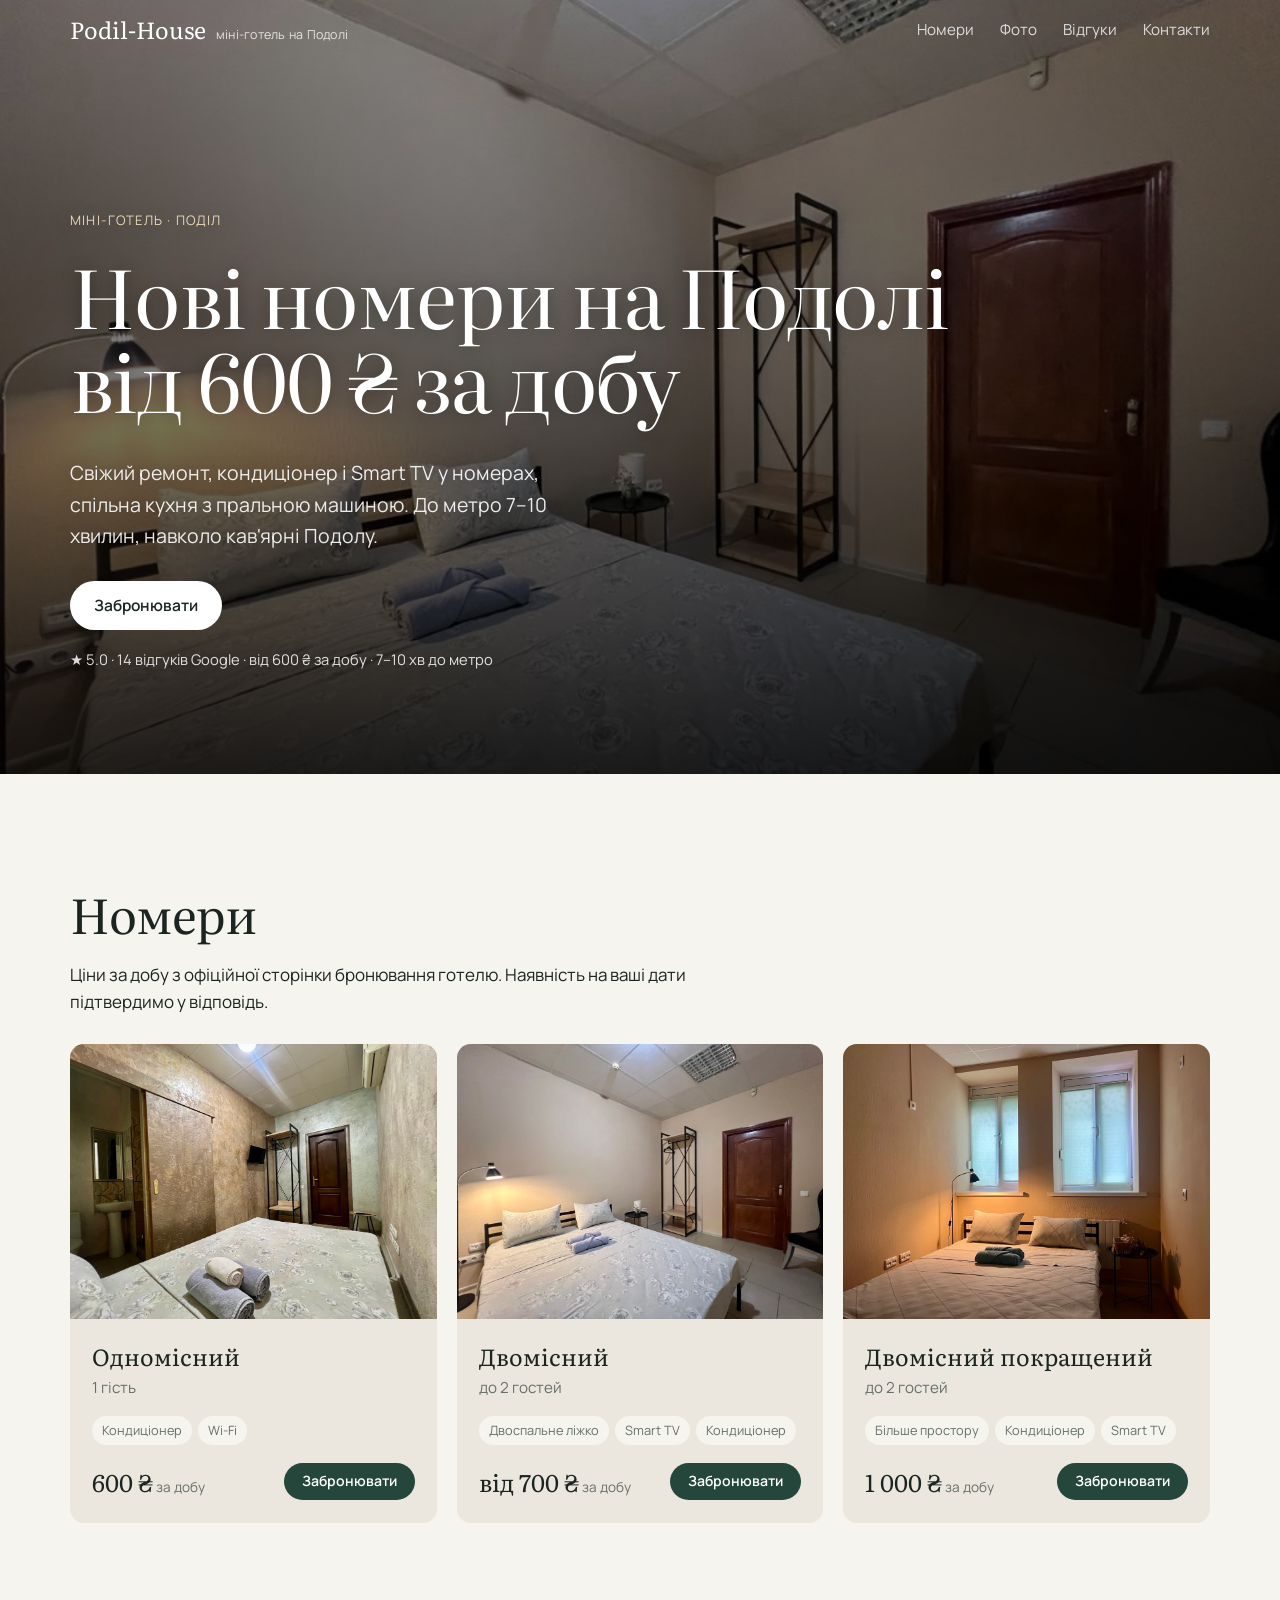
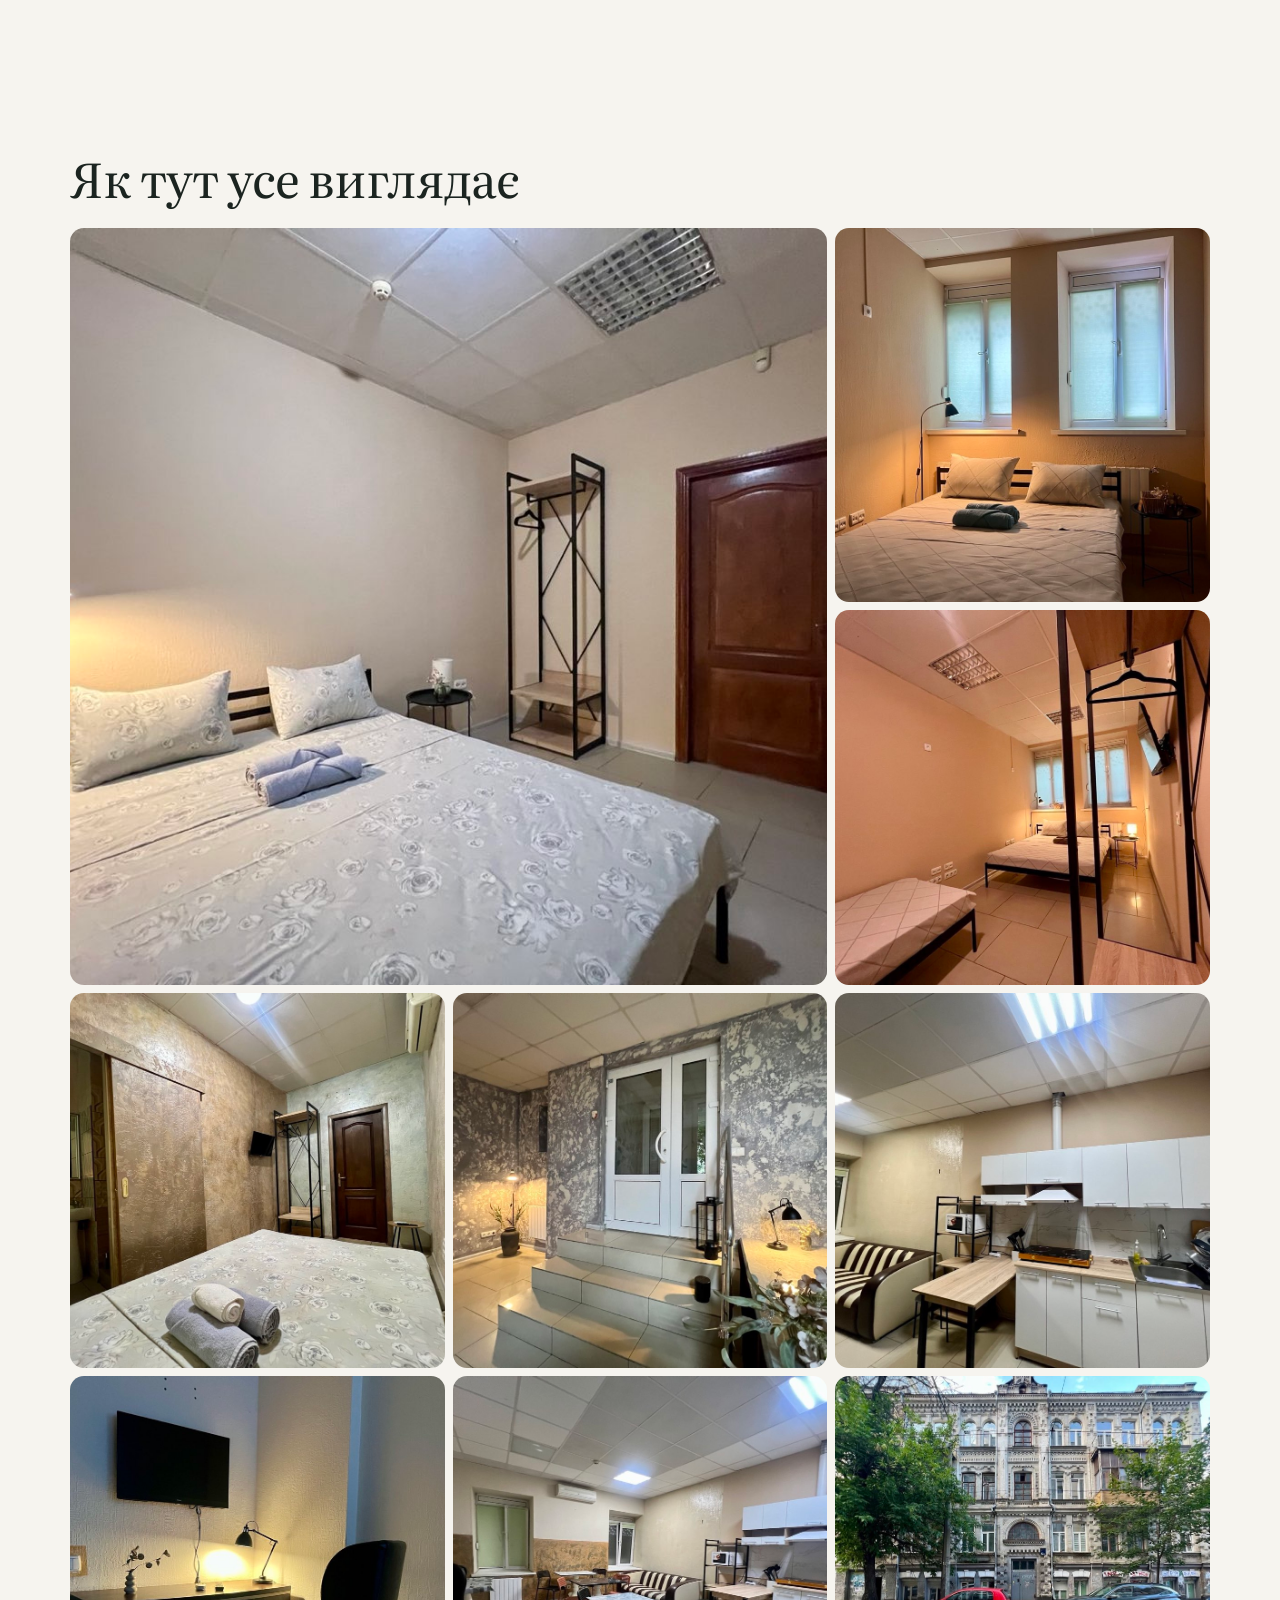
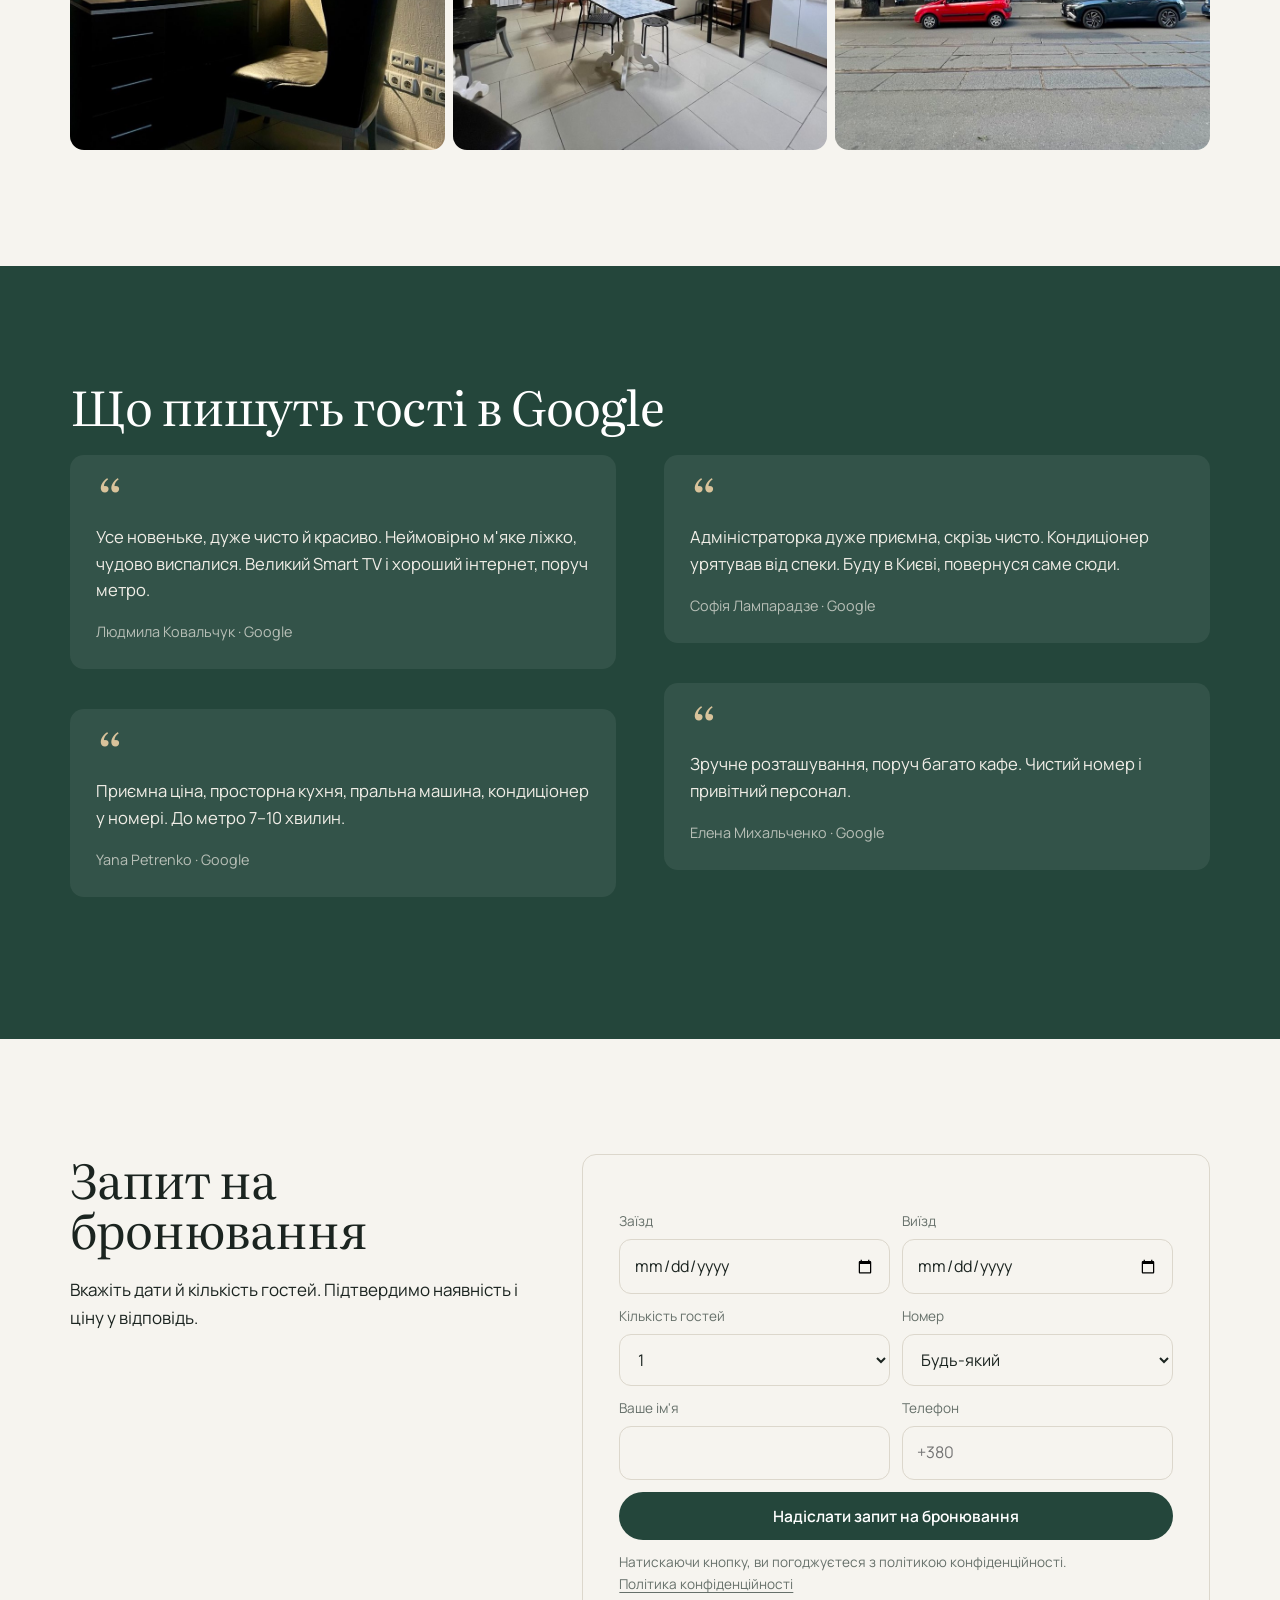
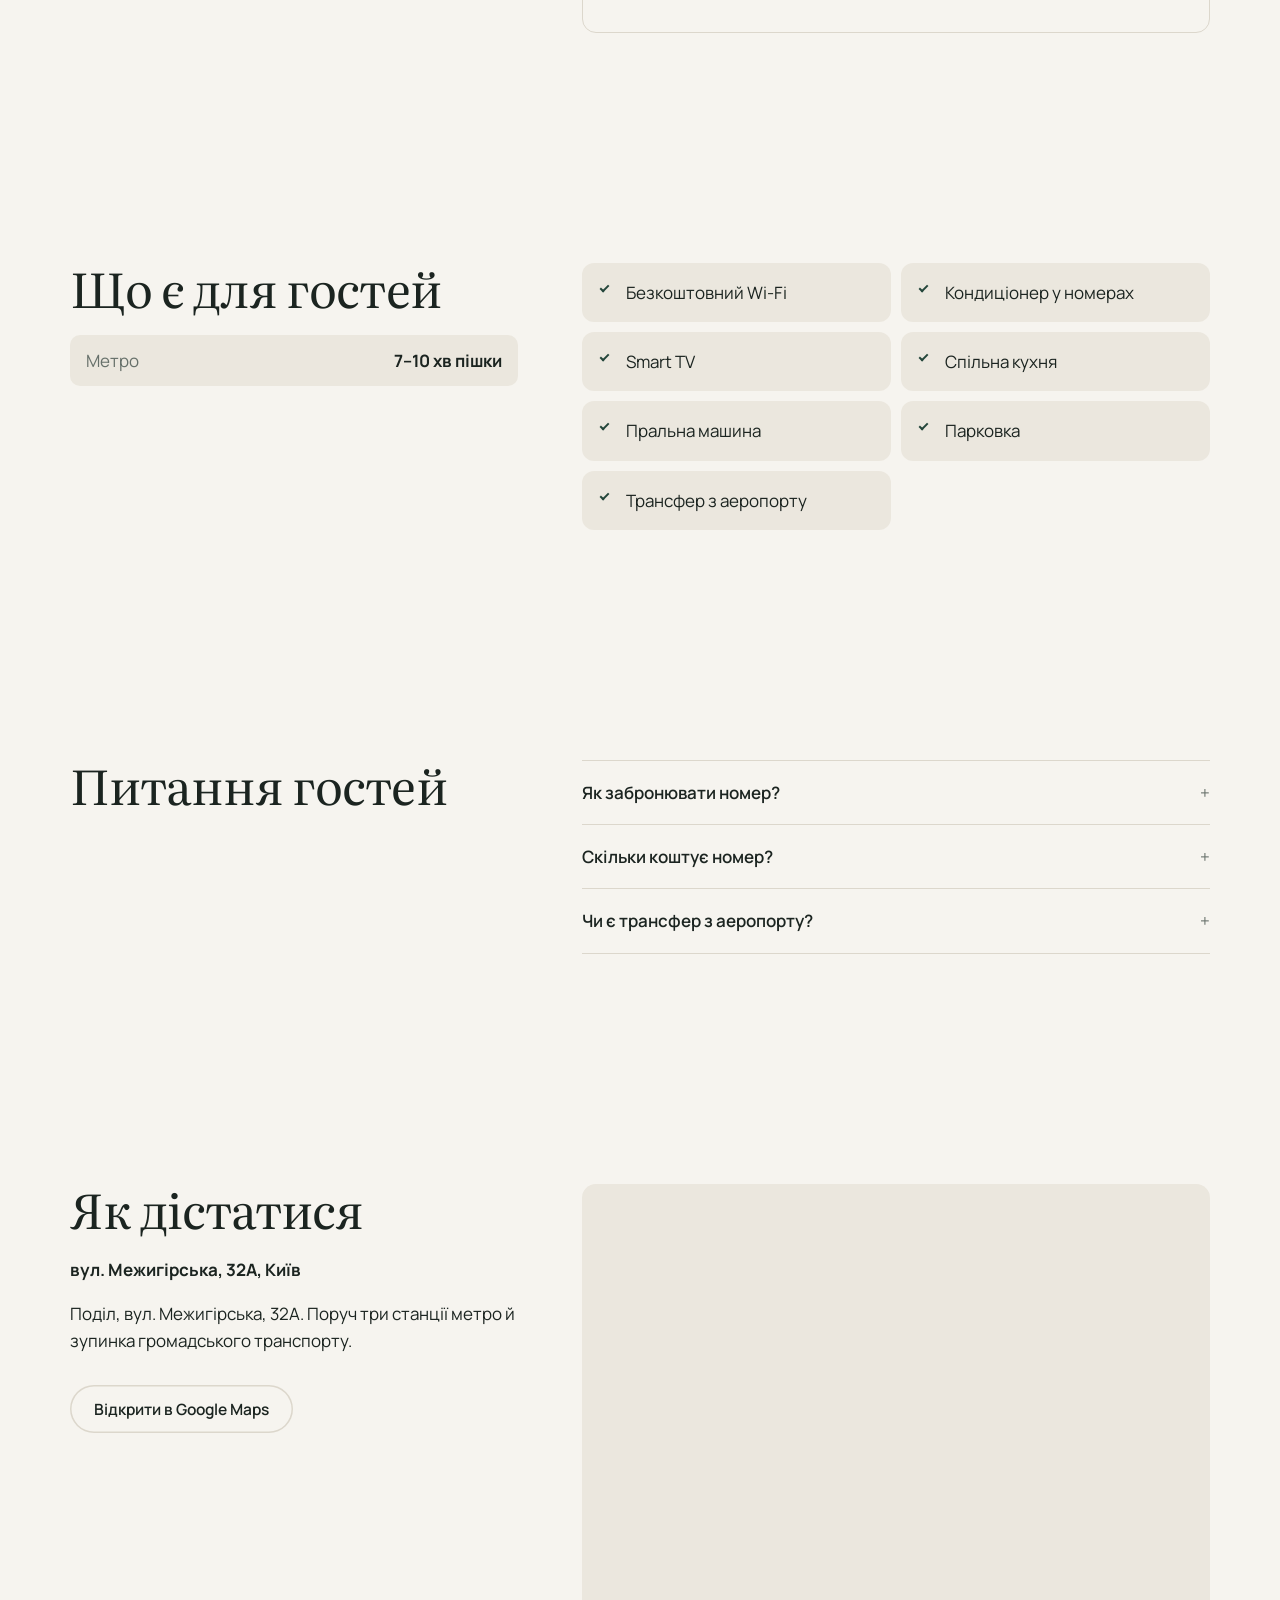
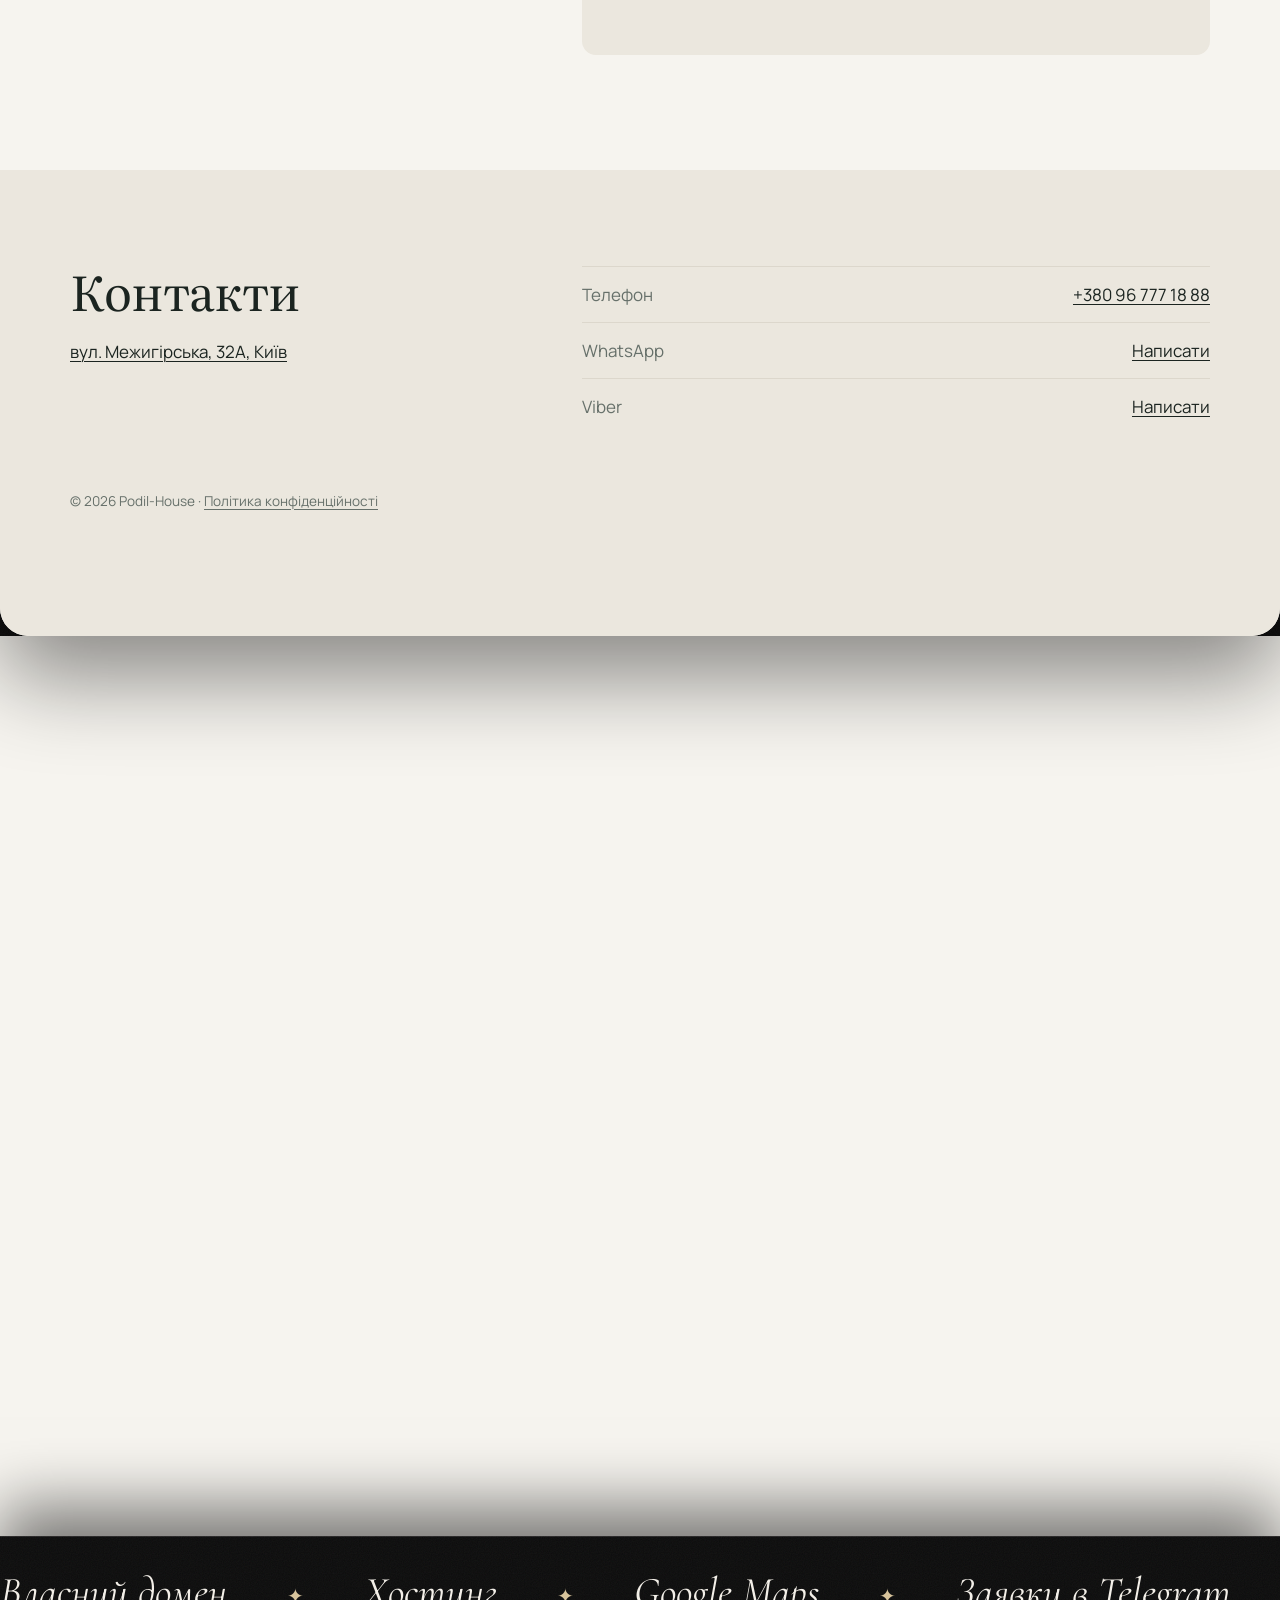
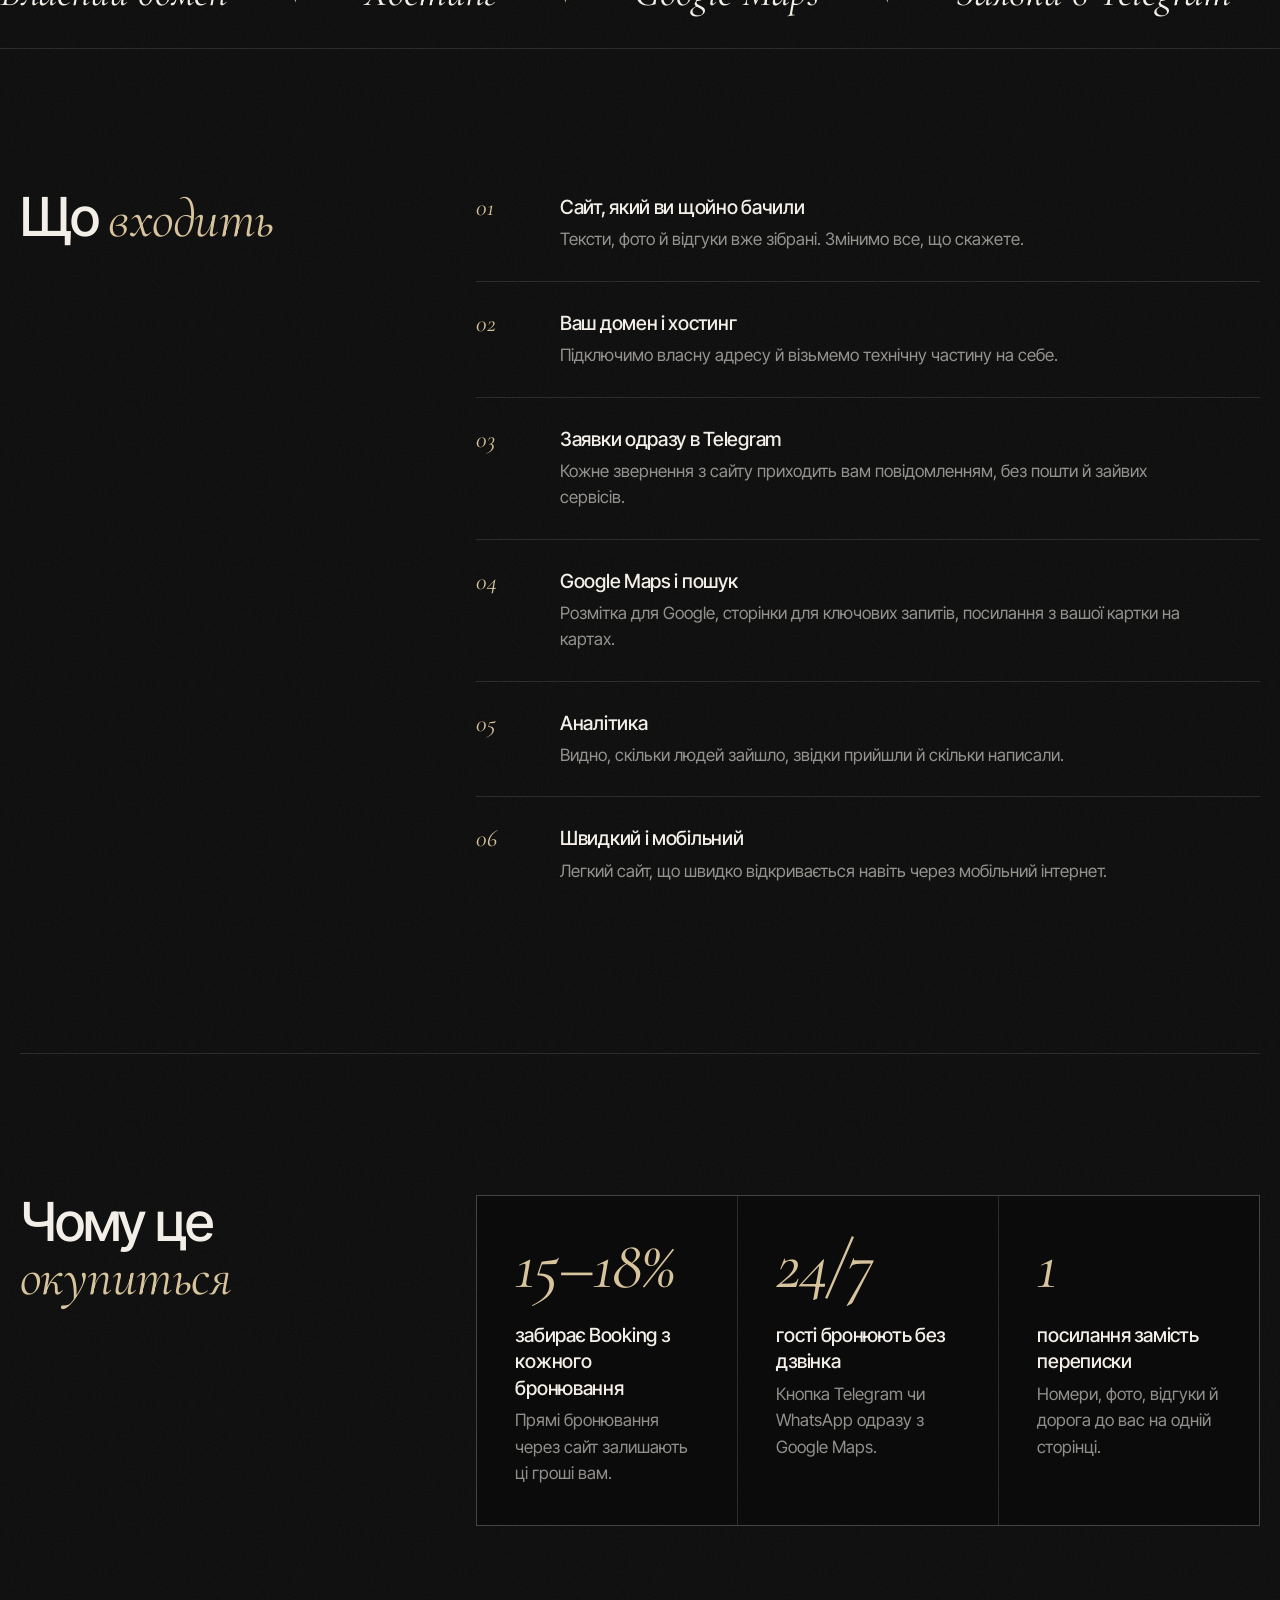
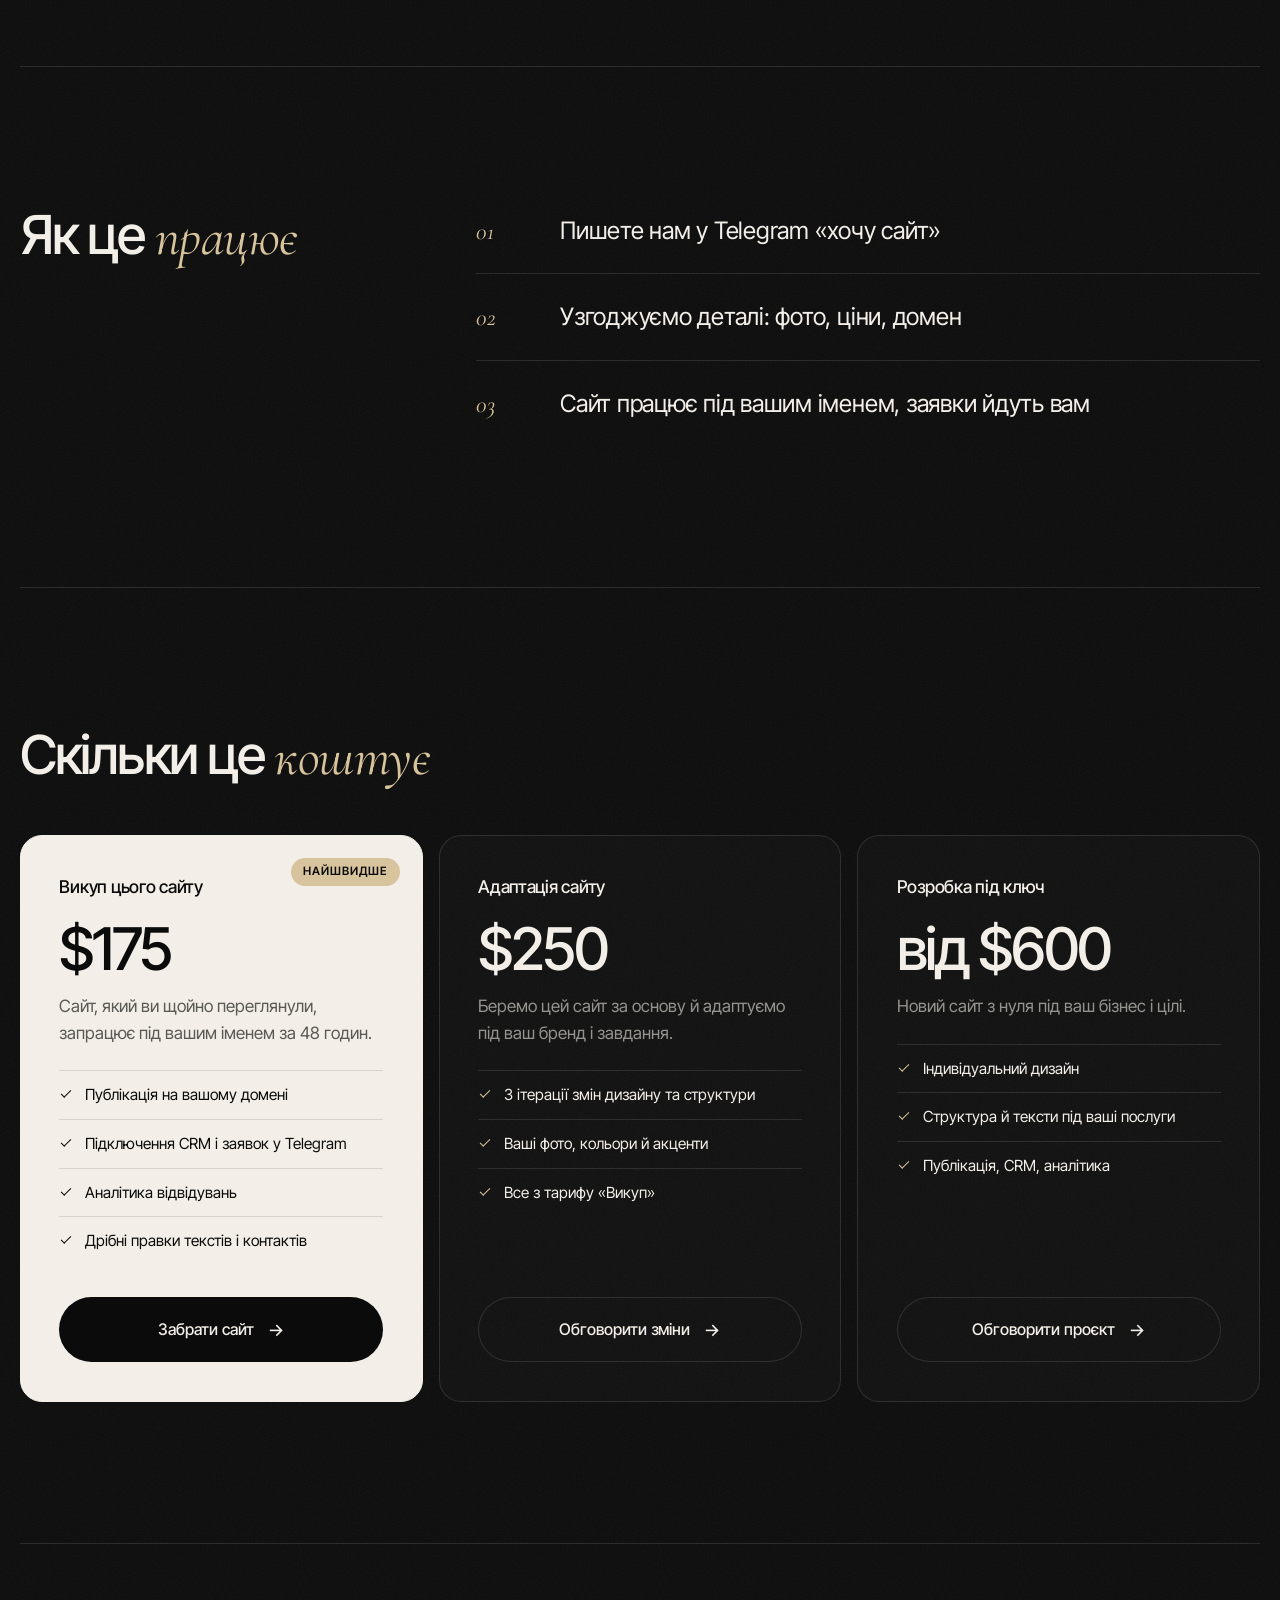
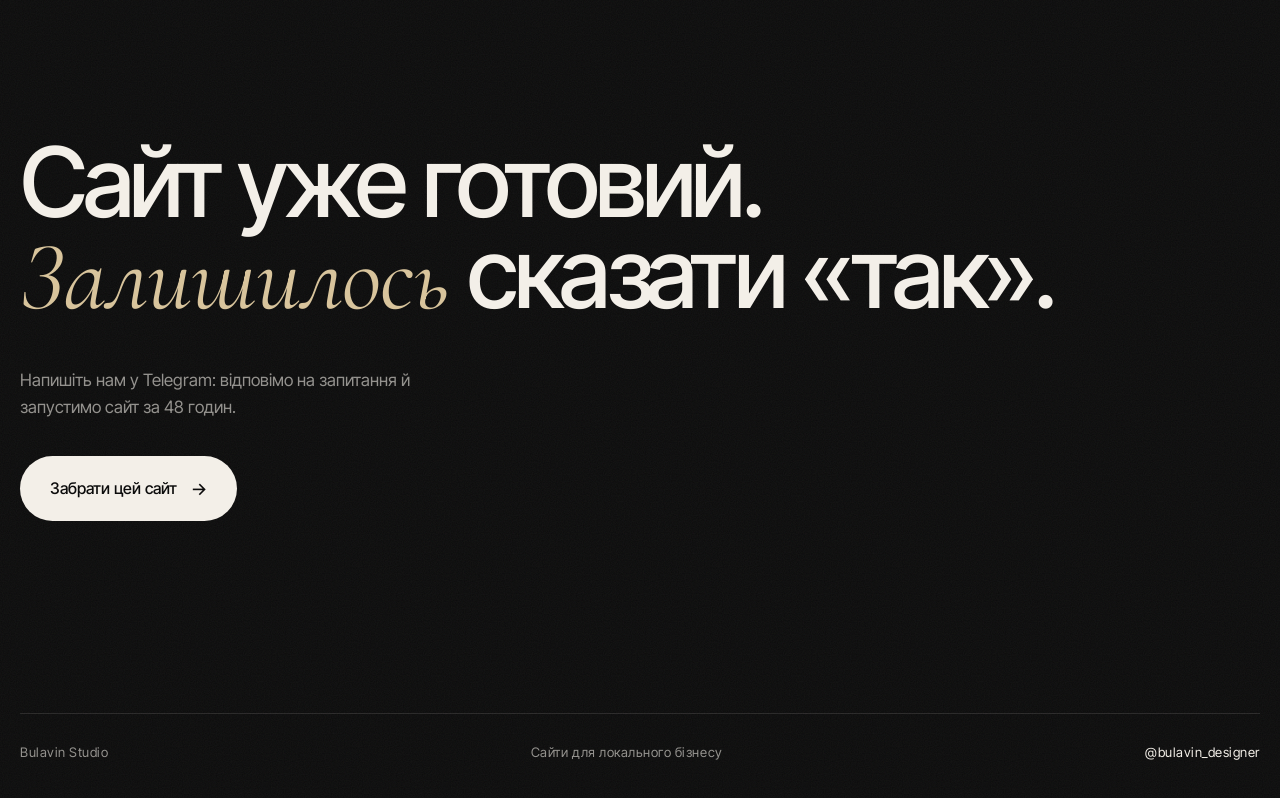
<file: index.html>
<!doctype html>
<html lang="uk">
<head>
<meta charset="utf-8">
<meta name="viewport" content="width=device-width, initial-scale=1">

<title>Міні-готель Podil-House на Подолі від 600 ₴ за добу</title>
<meta name="description" content="Нові номери на Подолі від 600 ₴ за добу: кондиціонер, Smart TV, спільна кухня й пральна машина. Межигірська, 32А, 7–10 хвилин до метро.">
<meta name="robots" content="noindex">
<meta property="og:type" content="website">
<meta property="og:title" content="Міні-готель Podil-House на Подолі від 600 ₴ за добу">
<meta property="og:description" content="Нові номери на Подолі від 600 ₴ за добу: кондиціонер, Smart TV, спільна кухня й пральна машина. Межигірська, 32А, 7–10 хвилин до метро.">
<meta property="og:image" content="https://vibecoder-bulavin.github.io/podil-house/assets/p6.jpg">
<link rel="icon" href="data:image/svg+xml,%3Csvg%20xmlns%3D%27http%3A//www.w3.org/2000/svg%27%20viewBox%3D%270%200%2064%2064%27%3E%3Crect%20width%3D%2764%27%20height%3D%2764%27%20rx%3D%2712%27%20fill%3D%27%2324463b%27/%3E%3Ctext%20x%3D%2732%27%20y%3D%2744%27%20font-size%3D%2736%27%20text-anchor%3D%27middle%27%20fill%3D%27white%27%20font-family%3D%27Georgia%2Cserif%27%3EP%3C/text%3E%3C/svg%3E">
<link rel="preconnect" href="https://fonts.googleapis.com">
<link rel="preconnect" href="https://fonts.gstatic.com" crossorigin>
<link rel="stylesheet" href="https://fonts.googleapis.com/css2?family=Literata:opsz,wght@7..72,400;7..72,500&family=Manrope:wght@400;500;600&display=swap">
<link rel="stylesheet" href="style.css?v=2611101522">
<link rel="stylesheet" href="https://fonts.googleapis.com/css2?family=Inter+Tight:wght@400;500;600&family=Cormorant+Garamond:ital,wght@1,400;1,500&display=swap">
<script type="application/ld+json">{"@context": "https://schema.org", "@type": "Hotel", "name": "Podil-House", "url": "https://vibecoder-bulavin.github.io/podil-house/", "telephone": "+380967771888", "priceRange": "₴", "image": "https://vibecoder-bulavin.github.io/podil-house/assets/p6.jpg", "address": {"@type": "PostalAddress", "streetAddress": "вул. Межигірська, 32А", "addressLocality": "Київ", "addressCountry": "UA"}, "geo": {"@type": "GeoCoordinates", "latitude": 50.4691434, "longitude": 30.5121772}, "hasMap": "https://maps.google.com/?cid=14839174283909090941", "aggregateRating": {"@type": "AggregateRating", "ratingValue": 5.0, "reviewCount": 14}}</script>
</head>
<body class="p-stay m-seo for-sale">
<div class="site">
<header class="top"><div class="wrap bar">
<a class="logo" href="./">Podil-House<small>міні-готель на Подолі</small></a>
<nav><a href="#nomery">Номери</a><a href="#foto">Фото</a><a href="#vidguky">Відгуки</a><a href="#contacts">Контакти</a></nav>
</div></header>
<main>
<section class="hero hero-full"><img src="assets/p6.jpg" alt="Podil-House" fetchpriority="high" class="bg"><div class="wrap"><p class="kicker">Міні-готель · Поділ</p><h1>Нові номери на Подолі від 600 ₴ за добу</h1><p class="lead">Свіжий ремонт, кондиціонер і Smart TV у номерах, спільна кухня з пральною машиною. До метро 7–10 хвилин, навколо кав&#x27;ярні Подолу.</p><div class="actions"><a href="#bron" class="btn">Забронювати</a></div><p class="trust"><a href="https://maps.google.com/?cid=14839174283909090941" target="_blank" rel="noopener">★ 5.0 · 14 відгуків Google</a> · від 600 ₴ за добу · 7–10 хв до метро</p></div></section><section id="nomery" class="s-rooms"><div class="wrap"><h2>Номери</h2><div class="prose"><p>Ціни за добу з офіційної сторінки бронювання готелю. Наявність на ваші дати підтвердимо у відповідь.</p></div><div class="rooms"><article class="room"><img src="assets/p2.jpg" alt="Одномісний" loading="lazy" decoding="async"><div class="rbody"><h3>Одномісний</h3><p class="muted small">1 гість</p><ul class="rfeat"><li>Кондиціонер</li><li>Wi-Fi</li></ul><div class="rfoot"><p class="rprice"><strong>600 ₴</strong> <span>за добу</span></p><a class="btn small-btn" href="#bron" data-room="Одномісний">Забронювати</a></div></div></article><article class="room"><img src="assets/p6.jpg" alt="Двомісний" loading="lazy" decoding="async"><div class="rbody"><h3>Двомісний</h3><p class="muted small">до 2 гостей</p><ul class="rfeat"><li>Двоспальне ліжко</li><li>Smart TV</li><li>Кондиціонер</li></ul><div class="rfoot"><p class="rprice"><strong>від 700 ₴</strong> <span>за добу</span></p><a class="btn small-btn" href="#bron" data-room="Двомісний">Забронювати</a></div></div></article><article class="room"><img src="assets/p7.jpg" alt="Двомісний покращений" loading="lazy" decoding="async"><div class="rbody"><h3>Двомісний покращений</h3><p class="muted small">до 2 гостей</p><ul class="rfeat"><li>Більше простору</li><li>Кондиціонер</li><li>Smart TV</li></ul><div class="rfoot"><p class="rprice"><strong>1 000 ₴</strong> <span>за добу</span></p><a class="btn small-btn" href="#bron" data-room="Двомісний покращений">Забронювати</a></div></div></article></div></div></section><section id="foto" class="s-gallery"><div class="wrap"><h2>Як тут усе виглядає</h2><div class="gallery"><img src="assets/p6.jpg" alt="Podil-House" loading="lazy" decoding="async"><img src="assets/p7.jpg" alt="Podil-House" loading="lazy" decoding="async"><img src="assets/p4.jpg" alt="Podil-House" loading="lazy" decoding="async"><img src="assets/p2.jpg" alt="Podil-House" loading="lazy" decoding="async"><img src="assets/p3.jpg" alt="Podil-House" loading="lazy" decoding="async"><img src="assets/p5.jpg" alt="Podil-House" loading="lazy" decoding="async"><img src="assets/p9.jpg" alt="Podil-House" loading="lazy" decoding="async"><img src="assets/p10.jpg" alt="Podil-House" loading="lazy" decoding="async"><img src="assets/p1.jpg" alt="Podil-House" loading="lazy" decoding="async"></div></div></section><section id="vidguky" class="s-reviews"><div class="wrap"><h2>Що пишуть гості в Google</h2><div class="reviews"><blockquote><p>Усе новеньке, дуже чисто й красиво. Неймовірно м&#x27;яке ліжко, чудово виспалися. Великий Smart TV і хороший інтернет, поруч метро.</p><footer>Людмила Ковальчук · Google</footer></blockquote><blockquote><p>Приємна ціна, просторна кухня, пральна машина, кондиціонер у номері. До метро 7–10 хвилин.</p><footer>Yana Petrenko · Google</footer></blockquote><blockquote><p>Адміністраторка дуже приємна, скрізь чисто. Кондиціонер урятував від спеки. Буду в Києві, повернуся саме сюди.</p><footer>Софія Лампарадзе · Google</footer></blockquote><blockquote><p>Зручне розташування, поруч багато кафе. Чистий номер і привітний персонал.</p><footer>Елена Михальченко · Google</footer></blockquote></div></div></section><section id="bron" class="s-bookform"><div class="wrap"><div class="two"><div><h2>Запит на бронювання</h2><p>Вкажіть дати й кількість гостей. Підтвердимо наявність і ціну у відповідь.</p></div><div><form class="leadform" data-lead="booking" onsubmit="return false" novalidate><div class="fields"><label><span>Заїзд</span><input type="date" name="checkin" data-label="Заїзд" required></label><label><span>Виїзд</span><input type="date" name="checkout" data-label="Виїзд" required></label><label><span>Кількість гостей</span><select name="guests" data-label="Кількість гостей"><option>1</option><option>2</option><option>3</option></select></label><label><span>Номер</span><select name="room" data-label="Номер"><option value="">Будь-який</option><option>Одномісний</option><option>Двомісний</option><option>Двомісний покращений</option></select></label><label><span>Ваше ім&#x27;я</span><input name="name" autocomplete="given-name" required></label><label><span>Телефон</span><input name="phone" type="tel" inputmode="tel" autocomplete="tel" placeholder="+380" required></label></div><p class="ferr" data-err hidden></p><button type="submit" class="btn wide">Надіслати запит на бронювання</button><p class="small muted consent-note">Натискаючи кнопку, ви погоджуєтеся з політикою конфіденційності. <a href="privacy/">Політика конфіденційності</a></p></form><div class="thanks" data-thanks hidden><h3>Дякуємо, заявку отримали</h3><p>Зателефонуємо або напишемо найближчим часом. Якщо зручніше, напишіть нам самі:</p><div class="actions"><a href="https://wa.me/380967771888" class="btn ghost" target="_blank" rel="noopener" data-goal="whatsapp">Написати у WhatsApp</a><a href="viber://chat?number=%2B380967771888" class="btn ghost" data-goal="viber">Написати у Viber</a></div></div></div></div></div></section><section id="amenities" class="s-amenities"><div class="wrap"><div class="two"><div><h2>Що є для гостей</h2><div class="rules"><div><span>Метро</span><strong>7–10 хв пішки</strong></div></div></div><ul class="amen"><li>Безкоштовний Wi-Fi</li><li>Кондиціонер у номерах</li><li>Smart TV</li><li>Спільна кухня</li><li>Пральна машина</li><li>Парковка</li><li>Трансфер з аеропорту</li></ul></div></div></section><section id="faq" class="s-faq"><div class="wrap"><div class="two"><div><h2>Питання гостей</h2></div><div class="faq"><details><summary>Як забронювати номер?</summary><p>Залиште запит у формі вище або напишіть нам у Viber чи WhatsApp. Підтвердимо вільні дати й ціну.</p></details><details><summary>Скільки коштує номер?</summary><p>Одномісний 600 ₴, двомісні від 700 до 1 000 ₴ за добу.</p></details><details><summary>Чи є трансфер з аеропорту?</summary><p>Так, трансфер можна замовити заздалегідь.</p></details></div></div></div></section><section id="map" class="s-map"><div class="wrap"><div class="two"><div><h2>Як дістатися</h2><p><strong>вул. Межигірська, 32А, Київ</strong></p><p>Поділ, вул. Межигірська, 32А. Поруч три станції метро й зупинка громадського транспорту.</p><div class="actions"><a href="https://maps.google.com/?cid=14839174283909090941" class="btn ghost" target="_blank" rel="noopener">Відкрити в Google Maps</a></div></div><div class="map"><iframe src="https://www.google.com/maps?q=Podil-House%2C%20%D0%B2%D1%83%D0%BB.%20%D0%9C%D0%B5%D0%B6%D0%B8%D0%B3%D1%96%D1%80%D1%81%D1%8C%D0%BA%D0%B0%2C%2032%D0%90%2C%20%D0%9A%D0%B8%D1%97%D0%B2&output=embed" loading="lazy" title="Карта" referrerpolicy="no-referrer-when-downgrade" allowfullscreen></iframe></div></div></div></section>
</main>
<footer id="contacts" class="foot"><div class="wrap"><div class="foot-grid"><div><h2>Контакти</h2><p><a href="https://maps.google.com/?cid=14839174283909090941" target="_blank" rel="noopener">вул. Межигірська, 32А, Київ</a></p></div><ul class="contacts"><li><span>Телефон</span><a href="tel:+380967771888" data-goal="phone">+380 96 777 18 88</a></li><li><span>WhatsApp</span><a href="https://wa.me/380967771888" target="_blank" rel="noopener" data-goal="whatsapp">Написати</a></li><li><span>Viber</span><a href="viber://chat?number=%2B380967771888" data-goal="viber">Написати</a></li></ul></div><p class="muted small">© 2026 Podil-House · <a href="privacy/">Політика конфіденційності</a></p></div></footer>
</div>
<aside class="pitch" id="pitch" lang="uk">
<div class="p-intro"><div class="pwrap">
<p class="pk">Bulavin Studio · демо-версія</p>
<h2 class="ph1">Podil-House: ваш сайт уже <em>готовий</em></h2>
<div class="prow"><p class="psub">Ви щойно переглянули його очима клієнта. На вашому домені він запрацює за 48 годин.</p><a href="https://t.me/bulavin_designer" class="pbtn" target="_blank" rel="noopener" data-goal="telegram">Забрати цей сайт</a></div>
<p class="pscroll">Гортайте далі</p>
</div></div>
<div class="p-body">
<div class="pticker" aria-hidden="true"><div><span>Власний домен</span><span>Хостинг</span><span>Google Maps</span><span>Заявки в Telegram</span><span>Аналітика</span><span>Мобільна версія</span><span>Швидкий запуск</span><span>Власний домен</span><span>Хостинг</span><span>Google Maps</span><span>Заявки в Telegram</span><span>Аналітика</span><span>Мобільна версія</span><span>Швидкий запуск</span></div></div>
<section class="pwrap psec"><h2 class="ph2">Що <em>входить</em></h2><ol class="pinc"><li><span class="pn">01</span><div><h3>Сайт, який ви щойно бачили</h3><p>Тексти, фото й відгуки вже зібрані. Змінимо все, що скажете.</p></div></li><li><span class="pn">02</span><div><h3>Ваш домен і хостинг</h3><p>Підключимо власну адресу й візьмемо технічну частину на себе.</p></div></li><li><span class="pn">03</span><div><h3>Заявки одразу в Telegram</h3><p>Кожне звернення з сайту приходить вам повідомленням, без пошти й зайвих сервісів.</p></div></li><li><span class="pn">04</span><div><h3>Google Maps і пошук</h3><p>Розмітка для Google, сторінки для ключових запитів, посилання з вашої картки на картах.</p></div></li><li><span class="pn">05</span><div><h3>Аналітика</h3><p>Видно, скільки людей зайшло, звідки прийшли й скільки написали.</p></div></li><li><span class="pn">06</span><div><h3>Швидкий і мобільний</h3><p>Легкий сайт, що швидко відкривається навіть через мобільний інтернет.</p></div></li></ol></section>
<section class="pwrap psec"><h2 class="ph2">Чому це <em>окупиться</em></h2><div class="pwhy"><div class="pw"><strong>15–18%</strong><h3>забирає Booking з кожного бронювання</h3><p>Прямі бронювання через сайт залишають ці гроші вам.</p></div><div class="pw"><strong>24/7</strong><h3>гості бронюють без дзвінка</h3><p>Кнопка Telegram чи WhatsApp одразу з Google Maps.</p></div><div class="pw"><strong>1</strong><h3>посилання замість переписки</h3><p>Номери, фото, відгуки й дорога до вас на одній сторінці.</p></div></div></section>
<section class="pwrap psec"><h2 class="ph2">Як це <em>працює</em></h2><ol class="psteps"><li><span class="pn">01</span><p>Пишете нам у Telegram «хочу сайт»</p></li><li><span class="pn">02</span><p>Узгоджуємо деталі: фото, ціни, домен</p></li><li><span class="pn">03</span><p>Сайт працює під вашим іменем, заявки йдуть вам</p></li></ol></section>
<section class="pwrap psec pplans-sec"><h2 class="ph2">Скільки це <em>коштує</em></h2><div class="pplans"><article class="pplan on"><span class="ptag">Найшвидше</span><h3>Викуп цього сайту</h3><p class="pprice">$175</p><p class="plead">Сайт, який ви щойно переглянули, запрацює під вашим іменем за 48 годин.</p><ul><li>Публікація на вашому домені</li><li>Підключення CRM і заявок у Telegram</li><li>Аналітика відвідувань</li><li>Дрібні правки текстів і контактів</li></ul><a href="https://t.me/bulavin_designer" class="pbtn" target="_blank" rel="noopener" data-goal="telegram">Забрати сайт</a></article><article class="pplan"><h3>Адаптація сайту</h3><p class="pprice">$250</p><p class="plead">Беремо цей сайт за основу й адаптуємо під ваш бренд і завдання.</p><ul><li>3 ітерації змін дизайну та структури</li><li>Ваші фото, кольори й акценти</li><li>Все з тарифу «Викуп»</li></ul><a href="https://t.me/bulavin_designer" class="pbtn ghost" target="_blank" rel="noopener" data-goal="telegram">Обговорити зміни</a></article><article class="pplan"><h3>Розробка під ключ</h3><p class="pprice">від $600</p><p class="plead">Новий сайт з нуля під ваш бізнес і цілі.</p><ul><li>Індивідуальний дизайн</li><li>Структура й тексти під ваші послуги</li><li>Публікація, CRM, аналітика</li></ul><a href="https://t.me/bulavin_designer" class="pbtn ghost" target="_blank" rel="noopener" data-goal="telegram">Обговорити проєкт</a></article></div></section>
<section class="pwrap pfinal"><h2 class="ph1">Сайт уже готовий. <em>Залишилось</em> сказати «так».</h2><p class="psub">Напишіть нам у Telegram: відповімо на запитання й запустимо сайт за 48 годин.</p><a href="https://t.me/bulavin_designer" class="pbtn" target="_blank" rel="noopener" data-goal="telegram">Забрати цей сайт</a></section>
<footer class="pwrap pfoot"><span>Bulavin Studio</span><span>Сайти для локального бізнесу</span><a href="https://t.me/bulavin_designer" target="_blank" rel="noopener" data-goal="telegram">@bulavin_designer</a></footer>
</div></aside>
<div class="mbar"><a href="#bron" class="btn">Забронювати</a></div>

<script type="application/json" id="cfg">{"wa": "380967771888", "msg": "Добрий день! Хочу забронювати номер.", "page": "/", "brand": "Podil-House", "t": {"err_name": "Вкажіть ім'я", "err_phone": "Перевірте номер телефону", "sending": "Надсилаємо…"}}</script>
<script src="site.js?v=2611101522" defer></script>
</body>
</html>
</file>
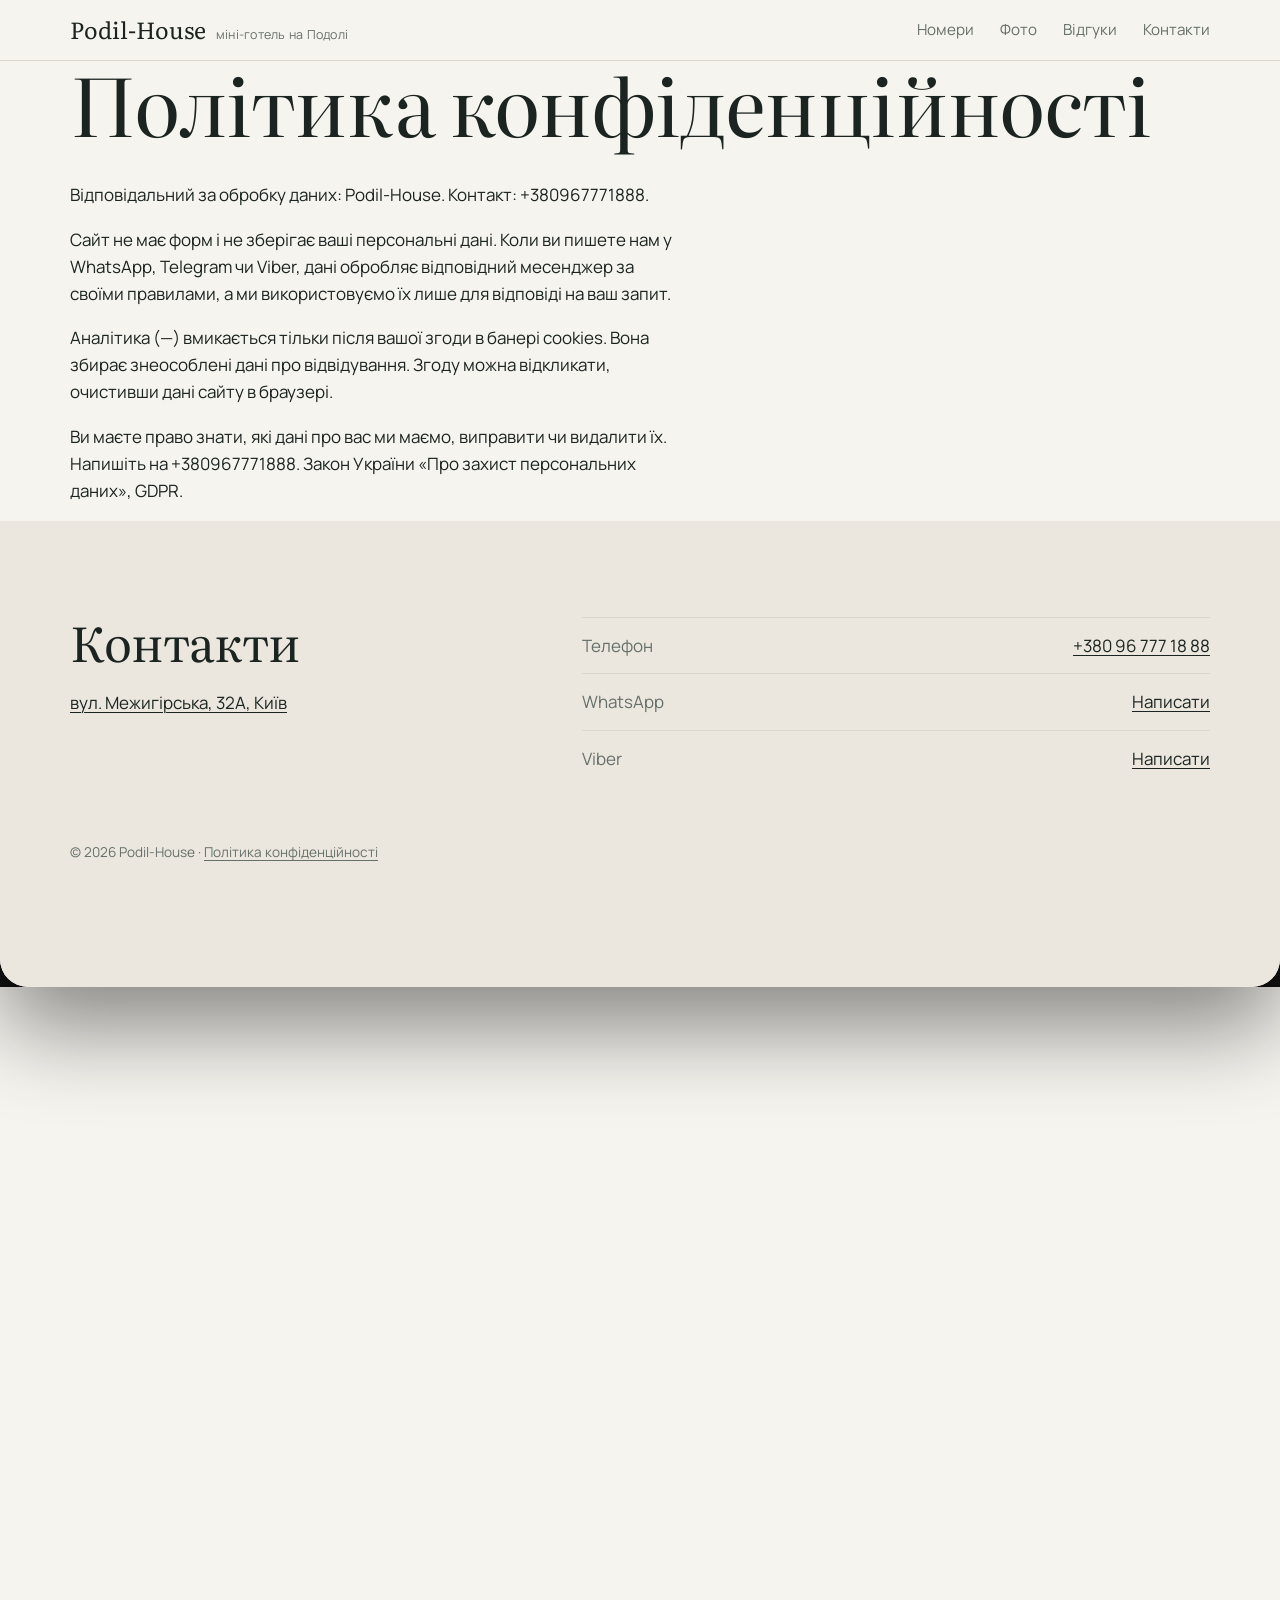
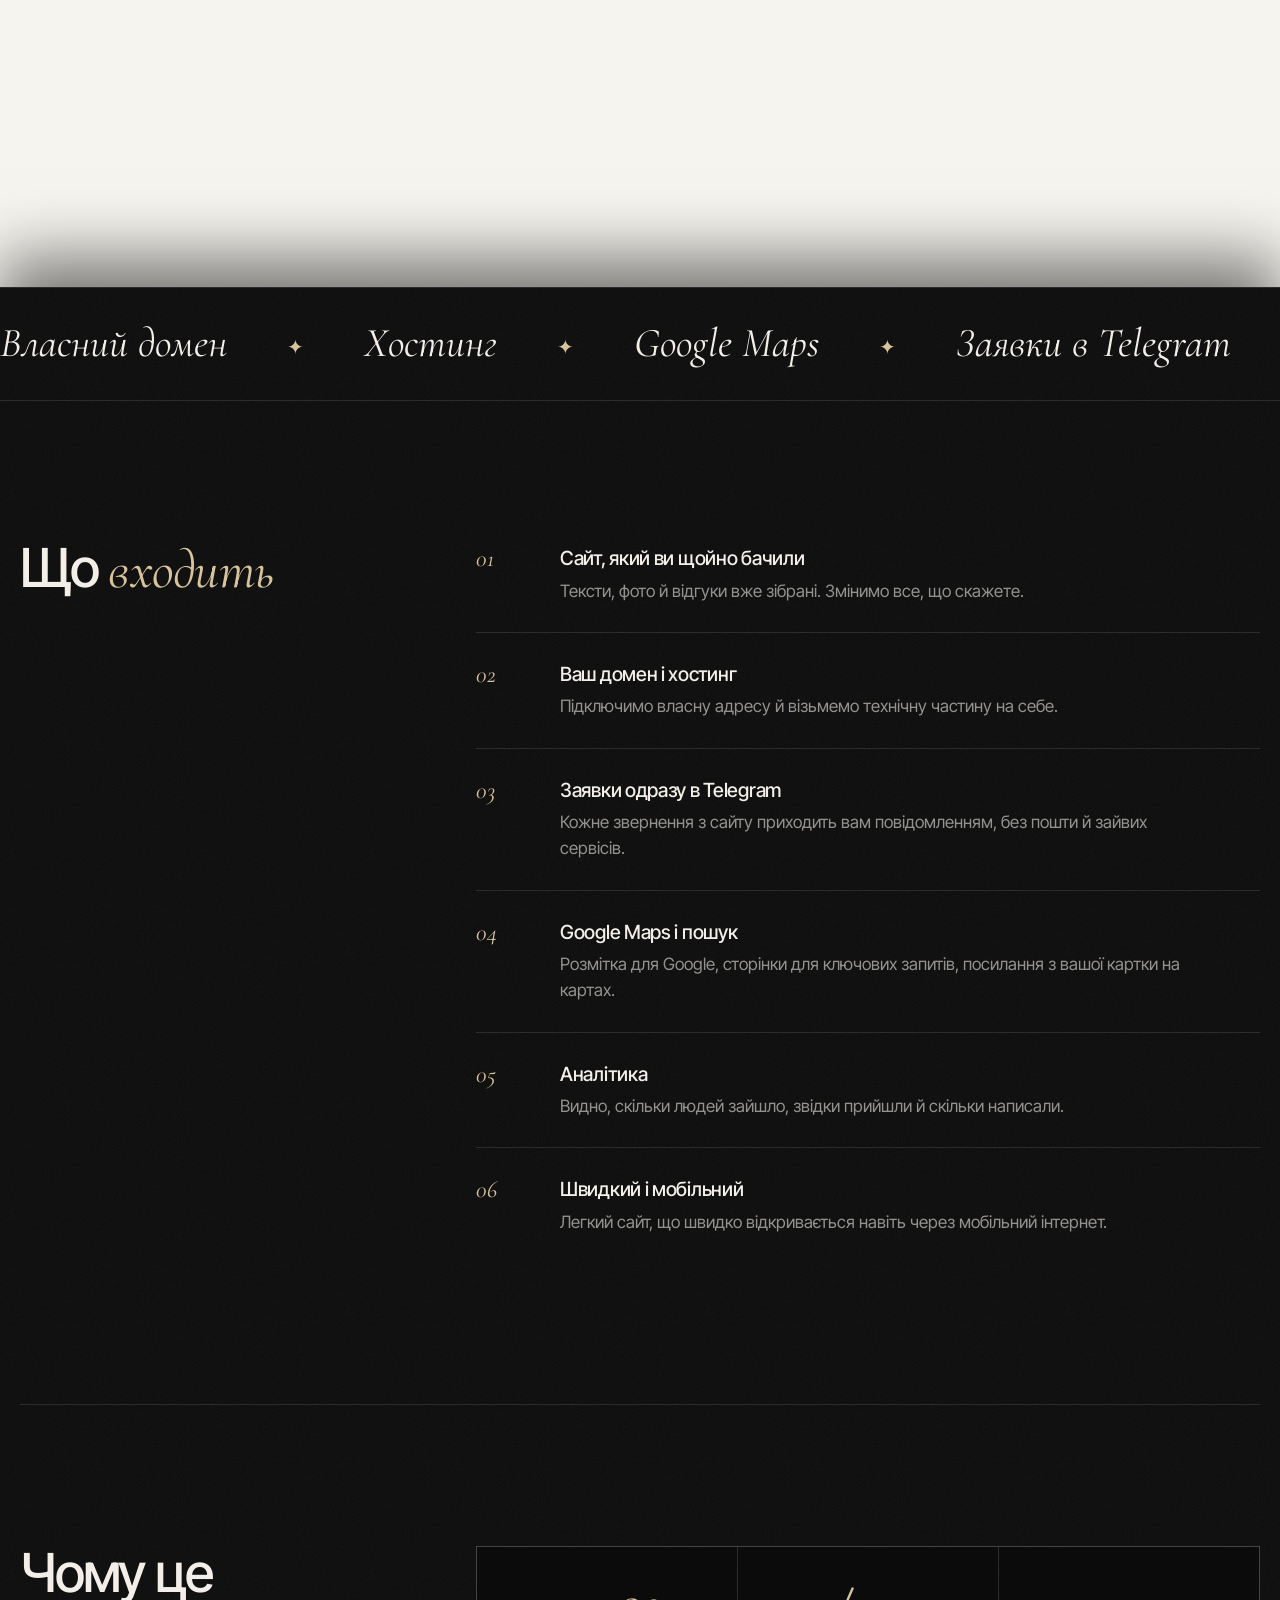
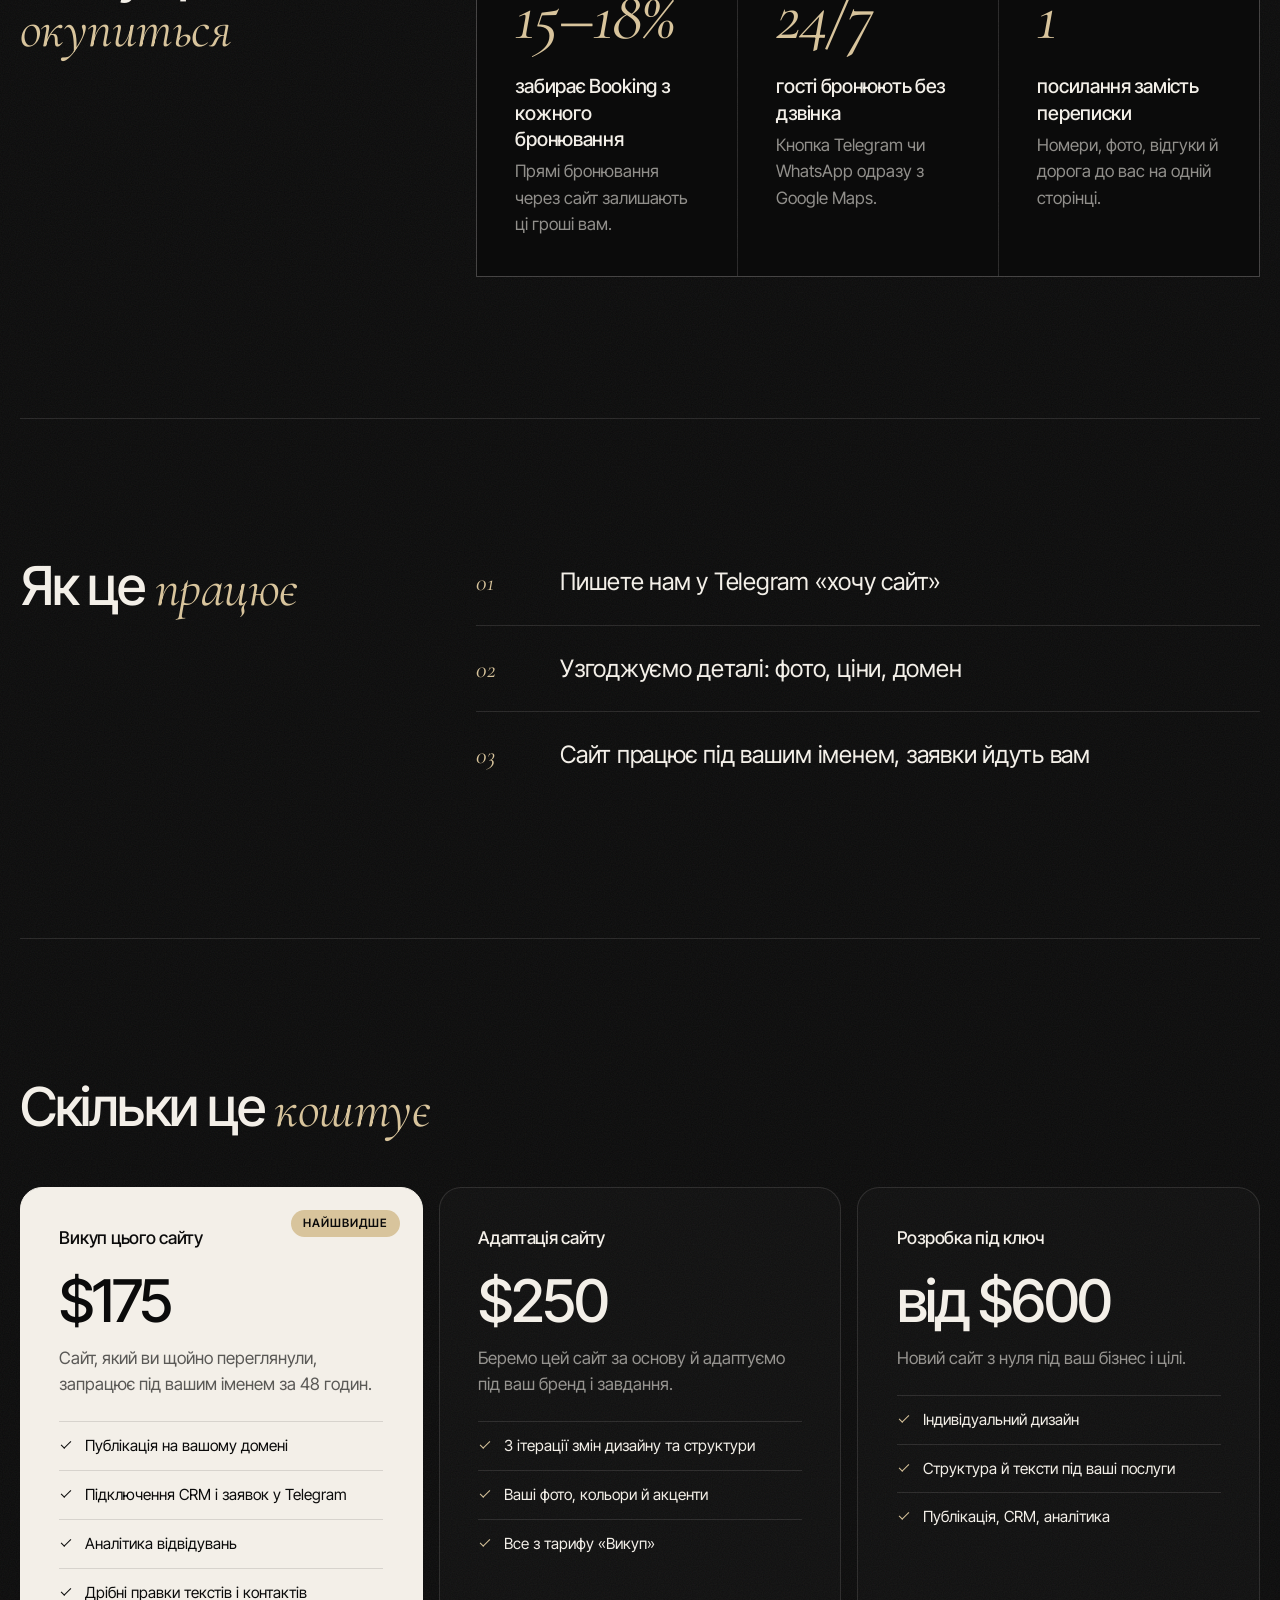
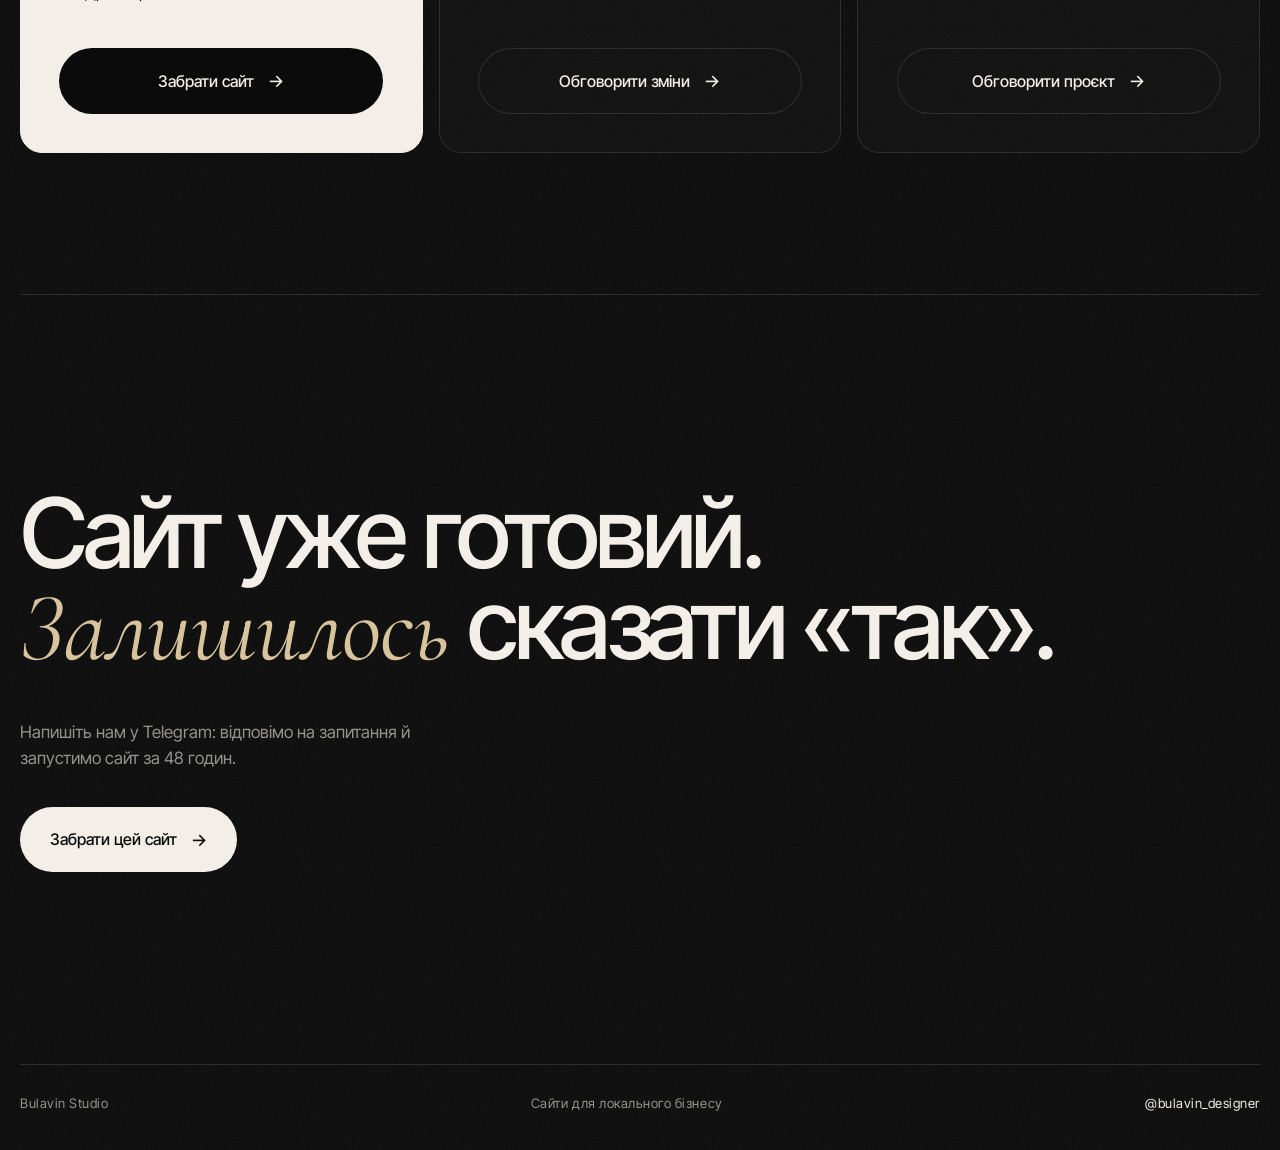
<file: privacy/index.html>
<!doctype html>
<html lang="uk">
<head>
<meta charset="utf-8">
<meta name="viewport" content="width=device-width, initial-scale=1">
<base href="../">
<title>Політика конфіденційності · Podil-House</title>
<meta name="description" content="">
<meta name="robots" content="noindex">
<meta property="og:type" content="website">
<meta property="og:title" content="Політика конфіденційності · Podil-House">
<meta property="og:description" content="">
<meta property="og:image" content="https://vibecoder-bulavin.github.io/podil-house/assets/p6.jpg">
<link rel="icon" href="data:image/svg+xml,%3Csvg%20xmlns%3D%27http%3A//www.w3.org/2000/svg%27%20viewBox%3D%270%200%2064%2064%27%3E%3Crect%20width%3D%2764%27%20height%3D%2764%27%20rx%3D%2712%27%20fill%3D%27%2324463b%27/%3E%3Ctext%20x%3D%2732%27%20y%3D%2744%27%20font-size%3D%2736%27%20text-anchor%3D%27middle%27%20fill%3D%27white%27%20font-family%3D%27Georgia%2Cserif%27%3EP%3C/text%3E%3C/svg%3E">
<link rel="preconnect" href="https://fonts.googleapis.com">
<link rel="preconnect" href="https://fonts.gstatic.com" crossorigin>
<link rel="stylesheet" href="https://fonts.googleapis.com/css2?family=Literata:opsz,wght@7..72,400;7..72,500&family=Manrope:wght@400;500;600&display=swap">
<link rel="stylesheet" href="style.css?v=2611101522">
<link rel="stylesheet" href="https://fonts.googleapis.com/css2?family=Inter+Tight:wght@400;500;600&family=Cormorant+Garamond:ital,wght@1,400;1,500&display=swap">
<script type="application/ld+json">{"@context": "https://schema.org", "@type": "Hotel", "name": "Podil-House", "url": "https://vibecoder-bulavin.github.io/podil-house/", "telephone": "+380967771888", "priceRange": "₴", "image": "https://vibecoder-bulavin.github.io/podil-house/assets/p6.jpg", "address": {"@type": "PostalAddress", "streetAddress": "вул. Межигірська, 32А", "addressLocality": "Київ", "addressCountry": "UA"}, "geo": {"@type": "GeoCoordinates", "latitude": 50.4691434, "longitude": 30.5121772}, "hasMap": "https://maps.google.com/?cid=14839174283909090941", "aggregateRating": {"@type": "AggregateRating", "ratingValue": 5.0, "reviewCount": 14}}</script>
</head>
<body class="p-stay m-seo for-sale">
<div class="site">
<header class="top"><div class="wrap bar">
<a class="logo" href="./">Podil-House<small>міні-готель на Подолі</small></a>
<nav><a href="#nomery">Номери</a><a href="#foto">Фото</a><a href="#vidguky">Відгуки</a><a href="#contacts">Контакти</a></nav>
</div></header>
<main>
<section class="hero"><div class="wrap prose"><h1>Політика конфіденційності</h1><p>Відповідальний за обробку даних: Podil-House. Контакт: +380967771888.</p><p>Сайт не має форм і не зберігає ваші персональні дані. Коли ви пишете нам у WhatsApp, Telegram чи Viber, дані обробляє відповідний месенджер за своїми правилами, а ми використовуємо їх лише для відповіді на ваш запит.</p><p>Аналітика (—) вмикається тільки після вашої згоди в банері cookies. Вона збирає знеособлені дані про відвідування. Згоду можна відкликати, очистивши дані сайту в браузері.</p><p>Ви маєте право знати, які дані про вас ми маємо, виправити чи видалити їх. Напишіть на +380967771888. Закон України «Про захист персональних даних», GDPR.</p></div></section>
</main>
<footer id="contacts" class="foot"><div class="wrap"><div class="foot-grid"><div><h2>Контакти</h2><p><a href="https://maps.google.com/?cid=14839174283909090941" target="_blank" rel="noopener">вул. Межигірська, 32А, Київ</a></p></div><ul class="contacts"><li><span>Телефон</span><a href="tel:+380967771888" data-goal="phone">+380 96 777 18 88</a></li><li><span>WhatsApp</span><a href="https://wa.me/380967771888" target="_blank" rel="noopener" data-goal="whatsapp">Написати</a></li><li><span>Viber</span><a href="viber://chat?number=%2B380967771888" data-goal="viber">Написати</a></li></ul></div><p class="muted small">© 2026 Podil-House · <a href="privacy/">Політика конфіденційності</a></p></div></footer>
</div>
<aside class="pitch" id="pitch" lang="uk">
<div class="p-intro"><div class="pwrap">
<p class="pk">Bulavin Studio · демо-версія</p>
<h2 class="ph1">Podil-House: ваш сайт уже <em>готовий</em></h2>
<div class="prow"><p class="psub">Ви щойно переглянули його очима клієнта. На вашому домені він запрацює за 48 годин.</p><a href="https://t.me/bulavin_designer" class="pbtn" target="_blank" rel="noopener" data-goal="telegram">Забрати цей сайт</a></div>
<p class="pscroll">Гортайте далі</p>
</div></div>
<div class="p-body">
<div class="pticker" aria-hidden="true"><div><span>Власний домен</span><span>Хостинг</span><span>Google Maps</span><span>Заявки в Telegram</span><span>Аналітика</span><span>Мобільна версія</span><span>Швидкий запуск</span><span>Власний домен</span><span>Хостинг</span><span>Google Maps</span><span>Заявки в Telegram</span><span>Аналітика</span><span>Мобільна версія</span><span>Швидкий запуск</span></div></div>
<section class="pwrap psec"><h2 class="ph2">Що <em>входить</em></h2><ol class="pinc"><li><span class="pn">01</span><div><h3>Сайт, який ви щойно бачили</h3><p>Тексти, фото й відгуки вже зібрані. Змінимо все, що скажете.</p></div></li><li><span class="pn">02</span><div><h3>Ваш домен і хостинг</h3><p>Підключимо власну адресу й візьмемо технічну частину на себе.</p></div></li><li><span class="pn">03</span><div><h3>Заявки одразу в Telegram</h3><p>Кожне звернення з сайту приходить вам повідомленням, без пошти й зайвих сервісів.</p></div></li><li><span class="pn">04</span><div><h3>Google Maps і пошук</h3><p>Розмітка для Google, сторінки для ключових запитів, посилання з вашої картки на картах.</p></div></li><li><span class="pn">05</span><div><h3>Аналітика</h3><p>Видно, скільки людей зайшло, звідки прийшли й скільки написали.</p></div></li><li><span class="pn">06</span><div><h3>Швидкий і мобільний</h3><p>Легкий сайт, що швидко відкривається навіть через мобільний інтернет.</p></div></li></ol></section>
<section class="pwrap psec"><h2 class="ph2">Чому це <em>окупиться</em></h2><div class="pwhy"><div class="pw"><strong>15–18%</strong><h3>забирає Booking з кожного бронювання</h3><p>Прямі бронювання через сайт залишають ці гроші вам.</p></div><div class="pw"><strong>24/7</strong><h3>гості бронюють без дзвінка</h3><p>Кнопка Telegram чи WhatsApp одразу з Google Maps.</p></div><div class="pw"><strong>1</strong><h3>посилання замість переписки</h3><p>Номери, фото, відгуки й дорога до вас на одній сторінці.</p></div></div></section>
<section class="pwrap psec"><h2 class="ph2">Як це <em>працює</em></h2><ol class="psteps"><li><span class="pn">01</span><p>Пишете нам у Telegram «хочу сайт»</p></li><li><span class="pn">02</span><p>Узгоджуємо деталі: фото, ціни, домен</p></li><li><span class="pn">03</span><p>Сайт працює під вашим іменем, заявки йдуть вам</p></li></ol></section>
<section class="pwrap psec pplans-sec"><h2 class="ph2">Скільки це <em>коштує</em></h2><div class="pplans"><article class="pplan on"><span class="ptag">Найшвидше</span><h3>Викуп цього сайту</h3><p class="pprice">$175</p><p class="plead">Сайт, який ви щойно переглянули, запрацює під вашим іменем за 48 годин.</p><ul><li>Публікація на вашому домені</li><li>Підключення CRM і заявок у Telegram</li><li>Аналітика відвідувань</li><li>Дрібні правки текстів і контактів</li></ul><a href="https://t.me/bulavin_designer" class="pbtn" target="_blank" rel="noopener" data-goal="telegram">Забрати сайт</a></article><article class="pplan"><h3>Адаптація сайту</h3><p class="pprice">$250</p><p class="plead">Беремо цей сайт за основу й адаптуємо під ваш бренд і завдання.</p><ul><li>3 ітерації змін дизайну та структури</li><li>Ваші фото, кольори й акценти</li><li>Все з тарифу «Викуп»</li></ul><a href="https://t.me/bulavin_designer" class="pbtn ghost" target="_blank" rel="noopener" data-goal="telegram">Обговорити зміни</a></article><article class="pplan"><h3>Розробка під ключ</h3><p class="pprice">від $600</p><p class="plead">Новий сайт з нуля під ваш бізнес і цілі.</p><ul><li>Індивідуальний дизайн</li><li>Структура й тексти під ваші послуги</li><li>Публікація, CRM, аналітика</li></ul><a href="https://t.me/bulavin_designer" class="pbtn ghost" target="_blank" rel="noopener" data-goal="telegram">Обговорити проєкт</a></article></div></section>
<section class="pwrap pfinal"><h2 class="ph1">Сайт уже готовий. <em>Залишилось</em> сказати «так».</h2><p class="psub">Напишіть нам у Telegram: відповімо на запитання й запустимо сайт за 48 годин.</p><a href="https://t.me/bulavin_designer" class="pbtn" target="_blank" rel="noopener" data-goal="telegram">Забрати цей сайт</a></section>
<footer class="pwrap pfoot"><span>Bulavin Studio</span><span>Сайти для локального бізнесу</span><a href="https://t.me/bulavin_designer" target="_blank" rel="noopener" data-goal="telegram">@bulavin_designer</a></footer>
</div></aside>
<div class="mbar"><a href="#bron" class="btn">Забронювати</a></div>

<script type="application/json" id="cfg">{"wa": "380967771888", "msg": "Добрий день! Хочу забронювати номер.", "page": "privacy/", "brand": "Podil-House", "t": {"err_name": "Вкажіть ім'я", "err_phone": "Перевірте номер телефону", "sending": "Надсилаємо…"}}</script>
<script src="site.js?v=2611101522" defer></script>
</body>
</html>
</file>
<file: style.css>
:root{--bg:#f6f4ef;--surface:#ebe7de;--ink:#1b2420;--muted:#66706a;--line:#dcd7cc;--accent:#24463b;--accent-ink:#fff;--head:'Literata', Georgia, serif;--body:'Manrope', system-ui, sans-serif;--hw:400;--ls:-0.02em;--case:none;--r:999px;--rimg:14px;--gold:#a8865a}
*,*::before,*::after{box-sizing:border-box}
html{-webkit-text-size-adjust:100%;scroll-behavior:smooth;scroll-padding-top:20px}
body{margin:0;background:var(--bg);color:var(--ink);font:400 17px/1.6 var(--body);-webkit-font-smoothing:antialiased}
img{max-width:100%;display:block}
a{color:inherit;text-underline-offset:3px;text-decoration-thickness:1px}
h1,h2{font-family:var(--head);font-weight:var(--hw);letter-spacing:var(--ls);text-transform:var(--case);line-height:1.05;margin:0 0 .45em;text-wrap:balance}
h1{font-size:clamp(2.5rem,6.4vw,5rem)}
h2{font-size:clamp(1.9rem,3.8vw,3rem)}
h3{font-size:1.08rem;font-weight:600;line-height:1.35;margin:0 0 .3em}
p{margin:0 0 1em;max-width:62ch}
.muted{color:var(--muted)}
.small{font-size:.85rem}
.wrap{width:min(1140px,100% - 40px);margin-inline:auto}

/* шапка */
.top{border-bottom:1px solid var(--line)}
.bar{display:flex;align-items:center;justify-content:space-between;gap:24px;padding:18px 0}
.logo{font-family:var(--head);font-weight:var(--hw);font-size:1.45rem;text-decoration:none;line-height:1;display:flex;align-items:baseline;gap:10px}
.logo small{font-family:var(--body);font-size:.78rem;color:var(--muted);font-weight:400;letter-spacing:.02em}
nav{display:flex;gap:26px;font-size:.95rem}
nav a{text-decoration:none;color:var(--muted)}
nav a:hover{color:var(--ink)}

.btn{display:inline-block;padding:15px 24px;background:var(--accent);color:var(--accent-ink);text-decoration:none;border-radius:var(--r);font-weight:600;font-size:.97rem;line-height:1.2;transition:filter .15s}
.btn:hover{filter:brightness(.9)}

/* первый экран */
.hero-split{display:grid;grid-template-columns:1.15fr .85fr;gap:clamp(28px,5vw,80px);align-items:end;padding:clamp(48px,7vw,96px) 0 clamp(56px,8vw,112px)}
.hero-split.solo{grid-template-columns:1fr}
.hero-split.solo h1{max-width:16ch}
.hero-split img{width:100%;aspect-ratio:4/5;object-fit:cover;border-radius:var(--rimg)}
.kicker{font-size:.82rem;letter-spacing:.09em;text-transform:uppercase;color:var(--muted);margin-bottom:22px}
.lead{font-size:clamp(1.05rem,1.6vw,1.22rem);color:var(--muted);max-width:44ch}
.actions{margin-top:30px;display:flex;gap:14px;flex-wrap:wrap}
.hero-full{position:relative;min-height:min(86vh,820px);display:flex;align-items:flex-end;color:#fff}
.hero-full img.bg{position:absolute;inset:0;width:100%;height:100%;object-fit:cover}
.hero-full::after{content:"";position:absolute;inset:0;background:linear-gradient(to top,rgba(0,0,0,.72),rgba(0,0,0,.15) 65%)}
.hero-full .wrap{position:relative;z-index:1;padding:120px 0 clamp(48px,7vw,88px)}
.hero-full .kicker,.hero-full .lead{color:rgba(255,255,255,.82)}

/* разделы */
main>section:not(.hero){padding:clamp(64px,9vw,120px) 0;border-top:1px solid var(--line)}
section.alt{background:var(--surface);border-top-color:transparent}
.two{display:grid;grid-template-columns:5fr 7fr;gap:clamp(24px,5vw,88px);align-items:start}
.two>div:first-child{position:sticky;top:24px}
.prose img.cover{margin-top:28px;width:100%;aspect-ratio:3/2;object-fit:cover;border-radius:var(--rimg)}

.services{list-style:none;margin:0;padding:0;counter-reset:n}
.services li{counter-increment:n;display:grid;grid-template-columns:2.6rem 1fr auto;gap:18px;padding:22px 0;border-top:1px solid var(--line)}
.services li:last-child{border-bottom:1px solid var(--line)}
.services li::before{content:counter(n,decimal-leading-zero);color:var(--muted);font-size:.85rem;padding-top:3px;font-variant-numeric:tabular-nums}
.services p{color:var(--muted);margin:0;font-size:.97rem}
.price{font-weight:600;white-space:nowrap;font-variant-numeric:tabular-nums}

.facts{display:grid;grid-template-columns:repeat(auto-fit,minmax(180px,1fr));gap:32px}
.facts strong{display:block;font-family:var(--head);font-weight:var(--hw);font-size:clamp(2.2rem,4vw,3.2rem);line-height:1;letter-spacing:var(--ls);margin-bottom:10px}
.facts span{color:var(--muted);font-size:.95rem}

.steps{list-style:none;margin:28px 0 0;padding:0;display:grid;grid-template-columns:repeat(auto-fit,minmax(220px,1fr));gap:32px;counter-reset:n}
.steps li{counter-increment:n;border-top:2px solid var(--ink);padding-top:18px}
.steps li::before{content:counter(n);display:block;font-family:var(--head);font-size:1.6rem;margin-bottom:10px;color:var(--accent)}
.steps p{color:var(--muted);font-size:.97rem}

.gallery{display:grid;grid-template-columns:repeat(3,1fr);grid-auto-rows:1fr;gap:8px;margin-top:24px}
.gallery img{width:100%;height:100%;aspect-ratio:1;object-fit:cover}
.gallery img:first-child{grid-column:span 2;grid-row:span 2}

.reviews{columns:2 320px;column-gap:48px;margin-top:24px}
.reviews blockquote{break-inside:avoid;margin:0 0 40px;padding-top:20px;border-top:1px solid var(--line)}
.reviews blockquote p{font-size:1.06rem}
.reviews footer{color:var(--muted);font-size:.9rem}

.faq details{border-top:1px solid var(--line);padding:18px 0}
.faq details:last-child{border-bottom:1px solid var(--line)}
.faq summary{cursor:pointer;font-weight:600;list-style:none;display:flex;justify-content:space-between;gap:20px}
.faq summary::after{content:"+";color:var(--muted);font-weight:400}
.faq details[open] summary::after{content:"−"}
.faq details p{color:var(--muted);margin:12px 0 0}

.cta{display:flex;justify-content:space-between;align-items:end;gap:32px;flex-wrap:wrap}
.cta h2{margin-bottom:.25em}

/* подвал */
.foot{background:var(--surface);padding:clamp(56px,8vw,96px) 0 110px}
.foot-grid{display:grid;grid-template-columns:5fr 7fr;gap:clamp(24px,5vw,88px);margin-bottom:56px}
.contacts{list-style:none;margin:0;padding:0}
.contacts li{display:flex;justify-content:space-between;gap:20px;padding:14px 0;border-top:1px solid var(--line)}
.contacts span{color:var(--muted)}

[hidden]{display:none!important}
.btn.ghost{background:transparent;color:var(--ink);box-shadow:inset 0 0 0 1.5px var(--line)}
.btn.ghost:hover{filter:none;box-shadow:inset 0 0 0 1.5px var(--ink)}
.hero-full .btn.ghost{color:#fff}
.note{margin-top:14px;font-size:.9rem;color:var(--muted)}
.trust{margin-top:18px;font-size:.92rem}
.trust a{text-decoration:none}
.hero-full .note,.hero-full .trust{color:rgba(255,255,255,.85)}

/* боль */
.pain{list-style:none;margin:0;padding:0}
.pain li{padding:18px 0 18px 34px;border-top:1px solid var(--line);position:relative;font-size:1.05rem}
.pain li:last-child{border-bottom:1px solid var(--line)}
.pain li::before{content:"";position:absolute;left:4px;top:29px;width:14px;height:2px;background:var(--accent)}

/* оффер */
.offer{display:grid;grid-template-columns:7fr 5fr;gap:clamp(24px,5vw,80px);align-items:start}
.terms>div{padding:18px 0;border-top:1px solid var(--line)}
.terms span{display:block;font-size:.8rem;letter-spacing:.08em;text-transform:uppercase;color:var(--accent);margin-bottom:6px;font-weight:600}
.terms p{margin:0}

/* тарифы */
.plans{display:grid;grid-template-columns:repeat(auto-fit,minmax(250px,1fr));gap:16px;margin-top:28px;align-items:stretch}
.plan{position:relative;display:flex;flex-direction:column;padding:28px;border:1px solid var(--line);border-radius:var(--rimg)}
.plan.featured{border:2px solid var(--accent)}
.plan ul{list-style:none;padding:0;margin:0 0 24px;flex:1}
.plan li{padding:7px 0;border-top:1px solid var(--line);font-size:.95rem}
.plan .btn{text-align:center}
.plan-price{font-family:var(--head);font-weight:var(--hw);font-size:2rem;line-height:1.1;margin:.2em 0 .5em}
.badge{position:absolute;top:-12px;left:24px;background:var(--accent);color:var(--accent-ink);font-size:.75rem;font-weight:600;padding:4px 10px;border-radius:var(--r)}

/* кейсы */
.cases{display:grid;grid-template-columns:repeat(auto-fit,minmax(300px,1fr));gap:40px;margin-top:28px}
.pair{display:grid;grid-template-columns:1fr 1fr;gap:6px;margin-bottom:16px}
.pair figure{margin:0;position:relative}
.pair img{width:100%;aspect-ratio:3/4;object-fit:cover}
.pair figcaption{position:absolute;left:8px;top:8px;background:var(--bg);color:var(--ink);font-size:.75rem;padding:2px 8px}
.result{font-weight:600;color:var(--accent)}

/* автор */
.author{display:grid;grid-template-columns:5fr 7fr;gap:clamp(24px,5vw,80px);align-items:center}
.portrait{width:100%;aspect-ratio:4/5;object-fit:cover;border-radius:var(--rimg)}
.sign{font-family:var(--head);font-size:1.4rem;margin-top:20px}

/* квиз */
.quiz{border:1px solid var(--line);border-radius:var(--rimg);padding:clamp(20px,3vw,36px);background:var(--bg)}
.qstep{border:0;margin:0 0 24px;padding:0;min-width:0}
.quiz.js .qstep{margin:0}
.qstep legend{font-weight:600;font-size:1.15rem;margin-bottom:16px;padding:0}
.qstep legend small{display:block;font-weight:400;color:var(--muted);font-size:.8rem;margin-bottom:6px}
.opts{display:grid;gap:8px}
.opt{display:flex;align-items:center;gap:12px;padding:14px 16px;border:1px solid var(--line);border-radius:var(--rimg);cursor:pointer}
.opt:hover{border-color:var(--ink)}
.opt input{accent-color:var(--accent);width:18px;height:18px;margin:0}
.opt:has(input:checked){border-color:var(--accent);box-shadow:inset 0 0 0 1px var(--accent)}
.qstep.need .opts{outline:2px solid var(--accent);outline-offset:6px}
.qnav{display:flex;justify-content:space-between;gap:12px;margin-top:24px}
.quiz:not(.js) .qnav{display:none}
.qbonus{padding:12px 16px;background:var(--surface);border-left:3px solid var(--accent)}

/* карта */
.map{aspect-ratio:4/3;background:var(--surface);border-radius:var(--rimg);overflow:hidden}
.map iframe{width:100%;height:100%;border:0}
.map-load{width:100%;height:100%;border:0;background:var(--surface);color:var(--ink);font:inherit;font-weight:600;cursor:pointer}
.map-load:hover{background:var(--line)}

/* промокод */
.code{display:flex;align-items:center;gap:14px;margin:0}
.code span{color:var(--muted);font-size:.9rem}
.code strong{font-family:ui-monospace,Menlo,monospace;font-size:1.3rem;letter-spacing:.06em;padding:10px 18px;border:2px dashed var(--accent)}

/* cookies */
.consent{position:fixed;left:16px;right:16px;bottom:16px;z-index:20;max-width:560px;margin-left:auto;display:flex;align-items:center;gap:16px;flex-wrap:wrap;padding:16px 20px;background:var(--bg);color:var(--ink);border:1px solid var(--line);box-shadow:0 10px 30px rgba(0,0,0,.15);border-radius:var(--rimg);font-size:.92rem}
.consent p{margin:0;flex:1 1 240px}
.consent div{display:flex;gap:8px}
.consent .btn{padding:10px 16px}

/* мобильная кнопка */
.mbar{display:none}

@media (max-width:820px){
  body{font-size:16px}
  nav{display:none}
  .hero-split,.two,.foot-grid,.offer,.author{grid-template-columns:1fr}
  .consent{bottom:84px}
  .two>div:first-child{position:static}
  .hero-split img{aspect-ratio:4/3}
  .gallery{grid-template-columns:repeat(2,1fr)}
  .services li{grid-template-columns:1fr auto}
  .services li::before{display:none}
  .mbar{display:block;position:fixed;left:12px;right:12px;bottom:12px;z-index:10}
  .mbar .btn{display:block;text-align:center;box-shadow:0 6px 20px rgba(0,0,0,.18)}
}

/* заявки */
.fields{display:grid;grid-template-columns:1fr 1fr;gap:12px;margin:20px 0 12px}
.fields label{display:flex;flex-direction:column;gap:6px;font-size:.85rem;color:var(--muted)}
.fields label.full{grid-column:1/-1}
.fields input,.fields select{font:inherit;font-size:1rem;color:var(--ink);background:var(--bg);border:1px solid var(--line);border-radius:min(var(--r),12px);padding:13px 14px;width:100%}
.fields input:focus,.fields select:focus{outline:2px solid var(--accent);outline-offset:0;border-color:transparent}
.btn.wide{width:100%;border:0;cursor:pointer;font-family:inherit}
.btn:disabled{opacity:.6;cursor:wait}
.ferr{color:#b3261e;font-size:.9rem;margin:0 0 10px}
.consent-note{margin:12px 0 0}
.leadform,.thanks{border:1px solid var(--line);border-radius:var(--rimg);padding:clamp(20px,3vw,36px);background:var(--bg)}
.thanks h3{font-size:1.3rem}
@media (max-width:520px){.fields{grid-template-columns:1fr}}

/* ---------- бьюти-блоки ---------- */
.small-btn{padding:10px 18px;font-size:.88rem}
.hscroll{display:grid;grid-auto-flow:column;grid-auto-columns:minmax(240px,1fr);gap:16px;overflow-x:auto;scroll-snap-type:x mandatory;padding-bottom:8px;scrollbar-width:thin}
.hscroll>*{scroll-snap-align:start}
.masters{margin-top:28px;grid-auto-columns:minmax(250px,1fr)}
.master{display:flex;flex-direction:column;gap:4px}
.master .portrait{width:100%;aspect-ratio:4/5;object-fit:cover;border-radius:var(--rimg);margin-bottom:14px}
.master .ph{display:flex;align-items:center;justify-content:center;background:var(--surface);color:var(--muted);font-family:var(--head);font-size:3rem}
.master h3{font-family:var(--head);font-weight:var(--hw);font-size:1.5rem;margin:0}
.master p{margin:0;font-size:.92rem}
.mlevel{color:var(--gold);font-size:.8rem!important;letter-spacing:.08em;text-transform:uppercase}
.mworks{display:grid;grid-template-columns:repeat(3,1fr);gap:4px;margin:12px 0}
.mworks img{aspect-ratio:1;object-fit:cover;border-radius:6px}
.master .btn{margin-top:auto;align-self:flex-start}

.phead{display:flex;justify-content:space-between;align-items:end;gap:20px;flex-wrap:wrap;margin-bottom:24px}
.phead h2{margin:0}
.chips,.tabs{display:flex;gap:8px;flex-wrap:wrap}
.chip,.tab{font:inherit;font-size:.9rem;padding:9px 18px;border-radius:999px;border:1px solid var(--line);background:transparent;color:var(--ink);cursor:pointer}
.chip.on,.tab.on{background:var(--ink);color:var(--bg);border-color:var(--ink)}
.portfolio{columns:4 220px;column-gap:10px}
.portfolio figure{margin:0 0 10px;break-inside:avoid}
.portfolio img{width:100%;border-radius:var(--rimg)}
.more{margin-top:20px}
.more a{text-decoration:none;font-weight:500}

.tabs{margin:24px 0 8px}
.plist{list-style:none;margin:0;padding:0}
.plist li{display:grid;grid-template-columns:1fr auto auto;align-items:center;gap:20px;padding:16px 0;border-bottom:1px solid var(--line)}
.plist h3{margin:0;font-weight:500;font-size:1rem}
.plist p{margin:2px 0 0;font-size:.85rem;color:var(--muted)}
.rowbook{font-size:.85rem;color:var(--muted)}
.rowbook:hover{color:var(--ink)}
.combos{display:grid;grid-template-columns:repeat(auto-fit,minmax(240px,1fr));gap:12px;margin-top:28px}
.combo{padding:22px;border-radius:var(--rimg);background:var(--surface)}
.combo h3{margin:0 0 4px}
.combo .price{display:block;margin-top:8px;color:var(--gold)}

.stds{display:grid;grid-template-columns:repeat(auto-fit,minmax(220px,1fr));gap:28px;margin-top:24px}
.std h3{font-family:var(--head);font-weight:var(--hw);font-size:1.35rem}
.std p{color:var(--muted);font-size:.95rem}
.brands{margin-top:32px;color:var(--muted)}
.brands strong{color:var(--ink);font-weight:500}

.strip{grid-auto-columns:minmax(280px,1fr);margin-top:24px}
.strip img{width:100%;aspect-ratio:4/5;object-fit:cover;border-radius:var(--rimg)}

.cert{display:flex;justify-content:space-between;align-items:center;gap:32px;flex-wrap:wrap;padding:clamp(28px,5vw,56px);border-radius:var(--rimg);background:var(--ink);color:var(--bg)}
.cert h2{color:var(--bg)}
.cert ul{list-style:none;padding:0;margin:0;display:flex;gap:10px;flex-wrap:wrap}
.cert li{border:1px solid rgba(255,255,255,.3);border-radius:999px;padding:6px 14px;font-size:.9rem}
.cert .btn{background:var(--bg);color:var(--ink)}

.ig{display:flex;justify-content:space-between;align-items:end;gap:24px;flex-wrap:wrap}
.iggrid{display:grid;grid-template-columns:repeat(6,1fr);gap:6px;margin-top:24px}
.iggrid img{aspect-ratio:1;object-fit:cover;border-radius:8px}

/* пресет beauty */
.p-beauty .logo{text-transform:uppercase;letter-spacing:.14em;font-size:1.15rem}
.p-beauty .logo small{text-transform:uppercase;letter-spacing:.12em;font-size:.65rem}
.p-beauty h1{font-weight:400;letter-spacing:.01em}
.p-beauty .kicker{color:var(--gold)}
.p-beauty .hero-full .kicker{color:#e9d4ab}
.p-beauty .hero-full h1{max-width:14ch}
.p-beauty main>section:not(.hero){border-top:0}
.p-beauty .hero-full .btn:not(.ghost){background:#fff;color:#1c1a19}
.p-beauty .hero-full .btn.ghost{box-shadow:inset 0 0 0 1.5px rgba(255,255,255,.6)}
.p-beauty .reviews blockquote{border-top:0;padding:24px;background:var(--surface);border-radius:var(--rimg)}
.p-beauty .reviews blockquote p{font-family:var(--head);font-size:1.25rem;line-height:1.4}

@media (max-width:820px){
  .portfolio{columns:2}
  .plist li{grid-template-columns:1fr auto;row-gap:6px}
  .rowbook{grid-column:1/-1}
  .iggrid{grid-template-columns:repeat(3,1fr)}
  .hscroll{grid-auto-columns:78%}
}

/* карта сразу видна */
.map iframe{display:block}

/* ---------- гостиницы ---------- */
.rooms{display:grid;grid-template-columns:repeat(auto-fit,minmax(300px,1fr));gap:20px;margin-top:28px}
.room{display:flex;flex-direction:column;background:var(--surface);border-radius:var(--rimg);overflow:hidden}
.room img{width:100%;aspect-ratio:4/3;object-fit:cover}
.rbody{display:flex;flex-direction:column;flex:1;padding:22px}
.room h3{font-family:var(--head);font-weight:var(--hw);font-size:1.45rem;margin:0 0 4px}
.room p{margin:0 0 10px;font-size:.95rem}
.rfeat{list-style:none;margin:6px 0 18px;padding:0;display:flex;flex-wrap:wrap;gap:6px}
.rfeat li{font-size:.8rem;padding:4px 10px;border-radius:999px;background:var(--bg);color:var(--muted)}
.rfoot{display:flex;justify-content:space-between;align-items:center;gap:12px;margin-top:auto}
.rprice{margin:0!important}
.rprice strong{font-family:var(--head);font-weight:var(--hw);font-size:1.5rem}
.rprice span{color:var(--muted);font-size:.85rem}
.amen{list-style:none;margin:0;padding:0;display:grid;grid-template-columns:repeat(auto-fit,minmax(200px,1fr));gap:0 28px}
.amen li{padding:14px 0 14px 26px;border-top:1px solid var(--line);position:relative}
.amen li::before{content:"";position:absolute;left:2px;top:21px;width:9px;height:5px;border-left:2px solid var(--accent);border-bottom:2px solid var(--accent);transform:rotate(-45deg)}
.rules{display:grid;gap:10px;margin-top:20px}
.rules div{display:flex;justify-content:space-between;gap:16px;padding:12px 16px;background:var(--surface);border-radius:10px}
.rules span{color:var(--muted)}
.p-stay .hero-full .btn:not(.ghost){background:#fff;color:var(--ink)}
.p-stay .hero-full .btn.ghost{box-shadow:inset 0 0 0 1.5px rgba(255,255,255,.6)}
.p-stay main>section:not(.hero){border-top:0}
.p-stay .kicker{color:var(--gold)}
.p-stay .hero-full .kicker{color:#e8d6b8}

/* ========== редизайн 2026-10-22: читаемость, ритм, мобильная версия ========== */
/* первый экран: текст читается на любом фото */
.hero-full::after{background:linear-gradient(to top,rgba(0,0,0,.86) 0%,rgba(0,0,0,.55) 45%,rgba(0,0,0,.3) 100%)}
.hero-full h1,.hero-full .lead,.hero-full .kicker,.hero-full .trust{text-shadow:0 1px 18px rgba(0,0,0,.35)}
.hero-full .lead{color:rgba(255,255,255,.9)}
.hero-full .kicker{color:rgba(255,255,255,.8)}
/* шапка поверх фото — прозрачная и белая */
body:has(.hero-full) .top{position:absolute;top:0;left:0;right:0;z-index:5;border-bottom:0;color:#fff}
body:has(.hero-full) .top .logo small,body:has(.hero-full) .top nav a{color:rgba(255,255,255,.8)}
body:has(.hero-full) .top nav a:hover{color:#fff}
.hero-full .wrap{padding-top:140px}

/* отзывы — карточки */
.reviews blockquote{position:relative}
.reviews blockquote p{font-size:1.04rem}
.reviews blockquote::before{content:"“";display:block;font-family:var(--head);font-size:3.4rem;line-height:.6;margin-bottom:10px;color:var(--gold)}

/* галерея — без «сирот», на мобильном листается */
.gallery img{border-radius:var(--rimg)}

/* гостиницы: тёмный блок отзывов, удобства плитками */
.p-stay .s-reviews{background:var(--accent);color:#f1eee7}
.p-stay .s-reviews h2{color:#fff}
.p-stay .reviews blockquote{border-top:0;padding:26px;border-radius:var(--rimg);background:rgba(255,255,255,.07)}
.p-stay .reviews blockquote::before{color:#d9c39b}
.p-stay .reviews footer{color:rgba(241,238,231,.7)}
.amen{grid-template-columns:repeat(auto-fit,minmax(220px,1fr));gap:10px}
.amen li{border-top:0;background:var(--surface);border-radius:12px;padding:16px 16px 16px 44px}
.amen li::before{left:18px;top:22px}
.room img{transition:transform .5s}
.room:hover img{transform:scale(1.03)}
.room{overflow:hidden}

/* мобильная кнопка появляется после первого экрана */
.mbar{transition:transform .3s,opacity .3s}
.mbar.off{transform:translateY(140%);opacity:0;pointer-events:none}

@media (max-width:820px){
  main>section:not(.hero){padding:64px 0}
  .logo{font-size:1.15rem;white-space:nowrap;overflow:hidden;text-overflow:ellipsis;max-width:100%}
  .logo small{display:none}
  .hero-full{min-height:88svh}
  .hero-full .wrap{padding-top:110px;padding-bottom:36px}
  h1{font-size:clamp(2.2rem,10vw,3rem)}
  /* карточки листаются вбок, а не занимают по экрану */
  .rooms,.gallery,.reviews{display:grid;grid-auto-flow:column;grid-template-columns:none;grid-auto-columns:84%;gap:12px;overflow-x:auto;scroll-snap-type:x mandatory;padding-bottom:10px;margin-right:-20px;padding-right:20px;columns:auto;scrollbar-width:none}
  .rooms::-webkit-scrollbar,.gallery::-webkit-scrollbar,.reviews::-webkit-scrollbar{display:none}
  .rooms>*,.gallery>*,.reviews>*{scroll-snap-align:start}
  .gallery{grid-auto-columns:78%;grid-auto-rows:auto}
  .gallery img,.gallery img:first-child{grid-column:auto;grid-row:auto;aspect-ratio:4/5}
  .reviews blockquote{margin:0}
  .rbody{padding:18px}
  .room h3{font-size:1.25rem}
  .amen{grid-template-columns:1fr 1fr}
  .amen li{font-size:.9rem;padding:14px 12px 14px 36px}
  .amen li::before{left:13px;top:20px}
}

/* ===== Мини-лендинг Bulavin Studio (только для сайтов на продаже) =====
   Механика: сайт (.site) лежит поверх, первый экран лендинга (.p-intro) прилипает под ним
   и открывается, когда сайт уезжает вверх. Остальные блоки (.p-body) наезжают поверх интро. */
.for-sale .site{position:relative;z-index:2;background:var(--bg);border-radius:0 0 28px 28px;overflow:clip;box-shadow:0 40px 90px rgba(0,0,0,.45)}
.pitch{
  --pbg:#0b0b0b;--pink:#f3efe8;--pmuted:rgba(243,239,232,.58);--pline:rgba(243,239,232,.12);--pacc:#d8c49c;
  position:relative;z-index:1;margin-top:-100vh;margin-top:-100svh;
  color:var(--pink);font:400 17px/1.55 'Inter Tight',system-ui,sans-serif;-webkit-font-smoothing:antialiased
}
.p-intro,.p-body{
  background-color:var(--pbg);
  background-image:url("data:image/svg+xml,%3Csvg xmlns='http://www.w3.org/2000/svg' width='180' height='180'%3E%3Cfilter id='n'%3E%3CfeTurbulence type='fractalNoise' baseFrequency='.85' numOctaves='2' stitchTiles='stitch'/%3E%3C/filter%3E%3Crect width='100%25' height='100%25' filter='url(%23n)' opacity='.06'/%3E%3C/svg%3E")
}
.p-intro{position:sticky;top:0;height:100vh;height:100svh;display:flex;align-items:flex-end;
  background-image:radial-gradient(ellipse 70% 60% at 85% 0%,rgba(216,196,156,.16),transparent 70%),url("data:image/svg+xml,%3Csvg xmlns='http://www.w3.org/2000/svg' width='180' height='180'%3E%3Cfilter id='n'%3E%3CfeTurbulence type='fractalNoise' baseFrequency='.85' numOctaves='2' stitchTiles='stitch'/%3E%3C/filter%3E%3Crect width='100%25' height='100%25' filter='url(%23n)' opacity='.06'/%3E%3C/svg%3E")}
/* отступ = экран, на котором интро полностью открыто; дальше p-body наезжает снизу */
.p-body{position:relative;z-index:2;margin-top:100vh;margin-top:100svh;border-top:1px solid var(--pline);box-shadow:0 -30px 60px rgba(0,0,0,.5)}
.pwrap{width:min(1240px,100% - 40px);margin-inline:auto}
.p-intro .pwrap{padding:clamp(72px,10vh,120px) 0 clamp(32px,6vh,60px)}

.pk{margin:0 0 clamp(20px,4vh,36px);font-size:.75rem;letter-spacing:.2em;text-transform:uppercase;color:var(--pacc)}
.pitch h2,.pitch h3{color:var(--pink);font-family:'Inter Tight',system-ui,sans-serif;text-transform:none}
.ph1{margin:0 0 .45em;max-width:15ch;font-weight:500;font-size:clamp(2.7rem,7.6vw,7.4rem);line-height:.94;letter-spacing:-.045em;text-wrap:balance}
.ph2{margin:0;font-weight:500;font-size:clamp(2rem,4.2vw,3.6rem);line-height:1;letter-spacing:-.035em;position:sticky;top:48px;align-self:start}
.pitch em{font-family:'Cormorant Garamond',Georgia,serif;font-style:italic;font-weight:400;letter-spacing:-.01em;color:var(--pacc)}

.prow{display:flex;justify-content:space-between;align-items:flex-end;gap:28px;flex-wrap:wrap;padding-top:28px;border-top:1px solid var(--pline)}
.psub{margin:0;max-width:46ch;font-size:1.06rem;color:var(--pmuted)}
.pbtn{display:inline-flex;align-items:center;gap:14px;padding:19px 30px;border-radius:999px;background:var(--pink);color:#0b0b0b;text-decoration:none;font-weight:500;font-size:1rem;white-space:nowrap;transition:gap .25s,background .25s}
.pbtn::after{content:"→";font-size:1.1em}
.pbtn:hover{gap:22px;background:#fff}
.pscroll{margin:clamp(28px,6vh,56px) 0 0;font-size:.72rem;letter-spacing:.2em;text-transform:uppercase;color:var(--pmuted)}
.pscroll::after{content:"";display:inline-block;width:56px;height:1px;margin-left:14px;vertical-align:middle;background:var(--pmuted)}

.pticker{overflow:hidden;white-space:nowrap;padding:24px 0;border-bottom:1px solid var(--pline)}
.pticker div{display:inline-flex;animation:pmq 40s linear infinite}
.pticker span{padding-right:60px;font-family:'Cormorant Garamond',Georgia,serif;font-style:italic;font-size:clamp(1.6rem,3.2vw,2.8rem);color:var(--pink)}
.pticker span::after{content:"✦";margin-left:60px;font-style:normal;font-size:.5em;vertical-align:middle;color:var(--pacc)}
@keyframes pmq{to{transform:translateX(-50%)}}
@media (prefers-reduced-motion:reduce){.pticker div{animation:none}}

.psec{display:grid;grid-template-columns:4fr 8fr;gap:clamp(28px,5vw,80px);padding:clamp(72px,11vw,150px) 0;border-bottom:1px solid var(--pline)}
.pn{font-family:'Cormorant Garamond',Georgia,serif;font-style:italic;font-size:1.5rem;line-height:1.2;color:var(--pacc)}
.pinc,.psteps{list-style:none;margin:0;padding:0}
.pinc li{display:grid;grid-template-columns:72px 1fr;gap:12px;padding:28px 0;border-top:1px solid var(--pline)}
.pinc li:first-child{padding-top:4px;border-top:0}
.pitch h3{margin:0 0 6px;font-weight:500;font-size:1.22rem;letter-spacing:-.015em}
.pinc p,.pw p{margin:0;color:var(--pmuted)}
.pwhy{display:grid;grid-template-columns:repeat(3,1fr);gap:1px;background:var(--pline);border:1px solid var(--pline)}
.pw{padding:clamp(26px,3vw,40px);background:var(--pbg)}
.pw strong{display:block;margin-bottom:26px;font-family:'Cormorant Garamond',Georgia,serif;font-style:italic;font-weight:400;font-size:clamp(3rem,5.4vw,5.2rem);line-height:.9;letter-spacing:-.02em;color:var(--pacc)}
.psteps li{display:grid;grid-template-columns:72px 1fr;gap:12px;align-items:baseline;padding:24px 0;border-top:1px solid var(--pline)}
.psteps li:first-child{padding-top:4px;border-top:0}
.psteps p{margin:0;font-size:clamp(1.15rem,2vw,1.5rem);letter-spacing:-.01em}

.pfinal{padding:clamp(100px,15vw,200px) 0}
.pfinal .ph1{max-width:18ch}
.pfinal .psub{margin-bottom:36px}
.pfoot{display:flex;justify-content:space-between;gap:16px;flex-wrap:wrap;padding:28px 0 36px;border-top:1px solid var(--pline);font-size:.82rem;letter-spacing:.04em;color:var(--pmuted)}
.pfoot a{color:var(--pink);text-decoration:none}

@media (max-width:820px){
  .for-sale .site{border-radius:0 0 20px 20px}
  .psec{grid-template-columns:1fr}
  .ph2{position:static}
  .pwhy{grid-template-columns:1fr}
  .pinc li,.psteps li{grid-template-columns:48px 1fr}
  .pbtn{width:100%;justify-content:center;padding:16px 24px}
  /* первый экран: высота = экран, поэтому всё должно поместиться и на маленьком телефоне */
  .p-intro .pwrap{padding:24px 0 max(20px,env(safe-area-inset-bottom))}
  .pk{margin-bottom:14px;font-size:.68rem;letter-spacing:.14em;line-height:1.4}
  .ph1{max-width:none;font-size:clamp(1.85rem,8.6vw,2.6rem);line-height:1.04;letter-spacing:-.03em;margin-bottom:.5em}
  .prow{padding-top:16px;gap:16px}
  .psub{font-size:.98rem;line-height:1.45}
  .pscroll{margin-top:16px}
}
@media (max-height:560px){.pscroll{display:none}}
/* телефоны и планшеты: без эффекта шторки. Safari на iPhone считает высоту экрана иначе,
   и p-body наезжал на интро раньше времени. Блоки идут обычным потоком. */
@media (max-width:820px),(hover:none){
  .pitch{margin-top:0}
  .p-intro{position:relative;height:auto;display:block}
  .p-intro .pwrap{padding:56px 0 36px}
  .p-body{margin-top:0;box-shadow:none}
  .pscroll{display:none}
}

/* тарифы студии */
.pplans-sec{grid-template-columns:1fr;gap:clamp(32px,4vw,56px)}
.pplans-sec .ph2{position:static}
.pplans{display:grid;grid-template-columns:repeat(3,1fr);gap:16px;align-items:stretch}
.pplan{position:relative;display:flex;flex-direction:column;padding:clamp(26px,3vw,40px);border:1px solid var(--pline);border-radius:22px;background:rgba(243,239,232,.02)}
.pplan.on{background:var(--pink);color:#0b0b0b;border-color:var(--pink)}
.pplan.on h3,.pplan.on .pprice{color:#0b0b0b}
.ptag{position:absolute;top:22px;right:22px;padding:5px 12px;border-radius:999px;background:var(--pacc);color:#0b0b0b;font-size:.72rem;letter-spacing:.08em;text-transform:uppercase;font-weight:600}
.pplan h3{font-size:1.1rem;font-weight:500;margin:0 0 22px;padding-right:110px}
.pprice{margin:0 0 14px;font-family:'Inter Tight',system-ui,sans-serif;font-weight:500;font-size:clamp(2.8rem,4.6vw,4.2rem);line-height:1;letter-spacing:-.04em;color:var(--pink)}
.plead{margin:0 0 24px;color:var(--pmuted)}
.pplan.on .plead{color:rgba(11,11,11,.66)}
.pplan ul{list-style:none;margin:0 0 32px;padding:0;flex:1}
.pplan li{padding:12px 0 12px 26px;border-top:1px solid var(--pline);position:relative;font-size:.96rem}
.pplan.on li{border-top-color:rgba(11,11,11,.12)}
.pplan li::before{content:"";position:absolute;left:2px;top:19px;width:10px;height:5px;border-left:1.5px solid var(--pacc);border-bottom:1.5px solid var(--pacc);transform:rotate(-45deg)}
.pplan.on li::before{border-color:#0b0b0b}
.pplan .pbtn{justify-content:center}
.pplan.on .pbtn{background:#0b0b0b;color:var(--pink)}
.pbtn.ghost{background:transparent;color:var(--pink);box-shadow:inset 0 0 0 1px var(--pline)}
.pbtn.ghost:hover{background:rgba(243,239,232,.06)}
@media (max-width:980px){.pplans{grid-template-columns:1fr}}
</file>
